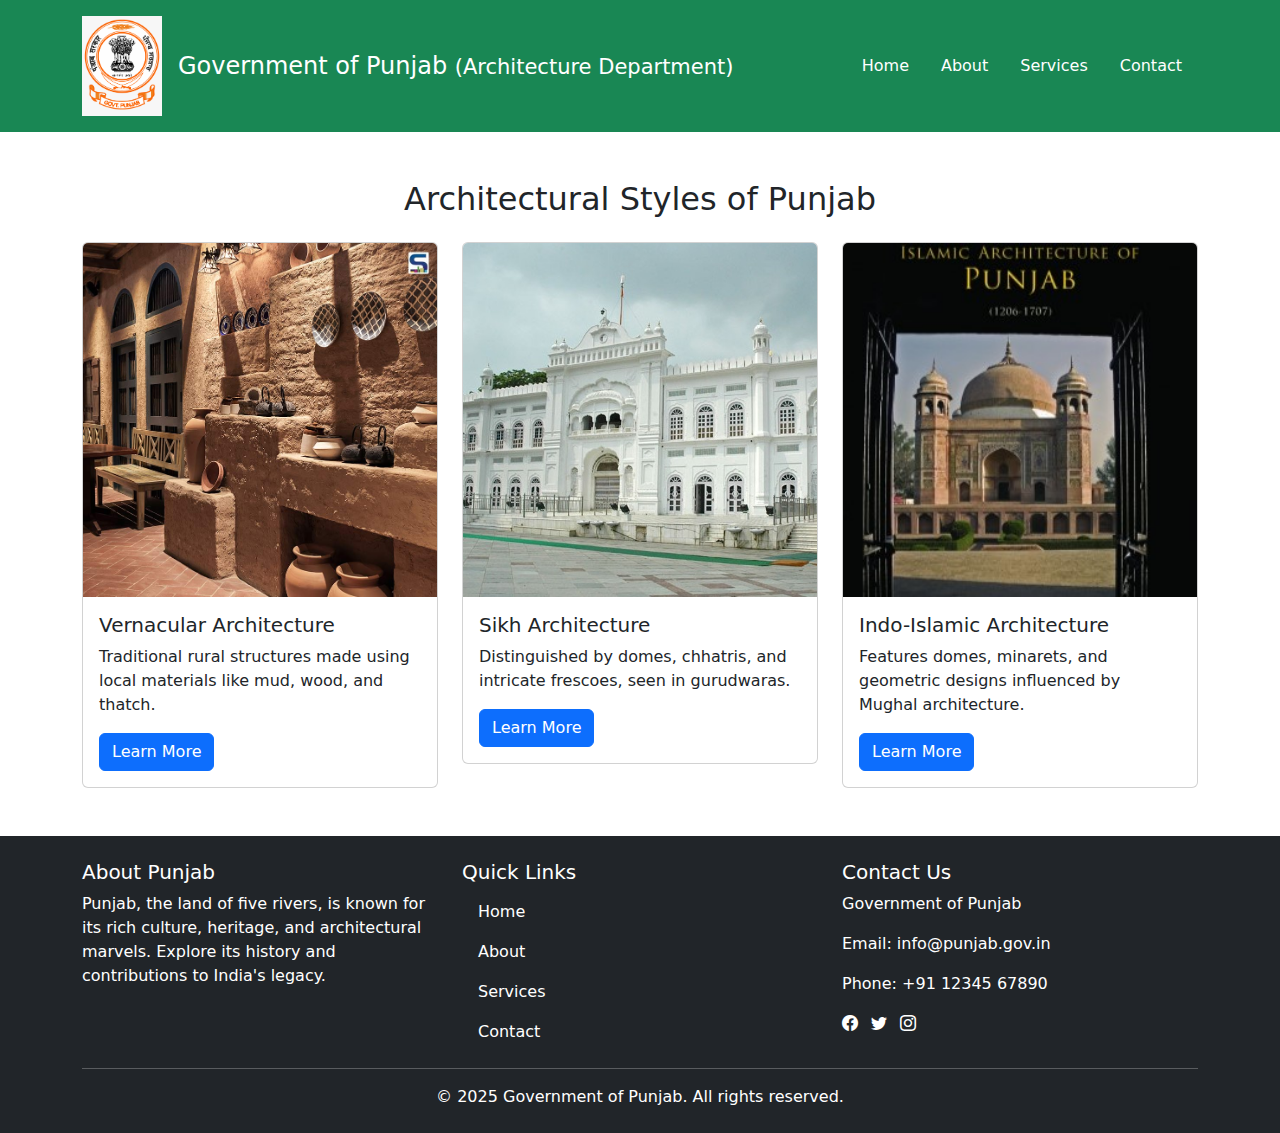
<file: architecture_of_punjab/index.html>
<html lang="en">
<head>
    <meta charset="UTF-8">
    <meta name="viewport" content="width=device-width, initial-scale=1.0">
    <link href="https://cdn.jsdelivr.net/npm/bootstrap@5.3.3/dist/css/bootstrap.min.css" rel="stylesheet">
    <link href="https://cdn.jsdelivr.net/npm/bootstrap-icons/font/bootstrap-icons.css" rel="stylesheet">
    <script src="https://cdn.jsdelivr.net/npm/bootstrap@5.3.3/dist/js/bootstrap.bundle.min.js"></script>
    <title>Static Website using Bootstrap</title>
</head>
<body>

  <header class="bg-success text-white py-3">
    <div class="container d-flex align-items-center justify-content-between">
        <div class="d-flex align-items-center">
            <img src="i1.png" alt="Punjab Logo" width="80" height="100" class="me-3">
            <h1 class="h4 mb-0">Government of Punjab <small>(Architecture Department)</small></h1>
        </div>
        <nav>
            <ul class="nav">
                <li class="nav-item"><a href="#" class="nav-link text-white">Home</a></li>
                <li class="nav-item"><a href="#" class="nav-link text-white">About</a></li>
                <li class="nav-item"><a href="#" class="nav-link text-white">Services</a></li>
                <li class="nav-item"><a href="#" class="nav-link text-white">Contact</a></li>
            </ul>
        </nav>
    </div>
</header>
    
    <div class="container my-5">
      <h2 class="text-center mb-4">Architectural Styles of Punjab</h2>
      
      <div class="row">
          <!-- Vernacular Architecture -->
          <div class="col-md-4">
              <div class="card">
                  <img src="i2.jpg" class="card-img-top" alt="Vernacular Architecture">
                  <div class="card-body">
                      <h5 class="card-title">Vernacular Architecture</h5>
                      <p class="card-text">Traditional rural structures made using local materials like mud, wood, and thatch.</p>
                      <a href="#" class="btn btn-primary">Learn More</a>
                  </div>
              </div>
          </div>
  
          <!-- Sikh Architecture -->
          <div class="col-md-4">
              <div class="card">
                  <img src="i3.jpg" class="card-img-top" alt="Sikh Architecture">
                  <div class="card-body">
                      <h5 class="card-title">Sikh Architecture</h5>
                      <p class="card-text">Distinguished by domes, chhatris, and intricate frescoes, seen in gurudwaras.</p>
                      <a href="#" class="btn btn-primary">Learn More</a>
                  </div>
              </div>
          </div>
  
          <!-- Indo-Islamic Architecture -->
          <div class="col-md-4">
              <div class="card">
                  <img src="i4.jpg" class="card-img-top" alt="Indo-Islamic Architecture">
                  <div class="card-body">
                      <h5 class="card-title">Indo-Islamic Architecture</h5>
                      <p class="card-text">Features domes, minarets, and geometric designs influenced by Mughal architecture.</p>
                      <a href="#" class="btn btn-primary">Learn More</a>
                  </div>
              </div>
          </div>
      </div>
  </div>
  <footer class="bg-dark text-white py-4">
    <div class="container">
        <div class="row">
            <!-- About Section -->
            <div class="col-md-4">
                <h5>About Punjab</h5>
                <p>Punjab, the land of five rivers, is known for its rich culture, heritage, and architectural marvels. Explore its history and contributions to India's legacy.</p>
            </div>

            <!-- Quick Links -->
            <div class="col-md-4">
                <h5>Quick Links</h5>
                <ul class="nav flex-column">
                    <li class="nav-item"><a href="#" class="nav-link text-white">Home</a></li>
                    <li class="nav-item"><a href="#" class="nav-link text-white">About</a></li>
                    <li class="nav-item"><a href="#" class="nav-link text-white">Services</a></li>
                    <li class="nav-item"><a href="#" class="nav-link text-white">Contact</a></li>
                </ul>
            </div>

            <!-- Contact Section -->
            <div class="col-md-4">
                <h5>Contact Us</h5>
                <p>Government of Punjab</p>
                <p>Email: info@punjab.gov.in</p>
                <p>Phone: +91 12345 67890</p>
                <div>
                    <a href="#" class="text-white me-2"><i class="bi bi-facebook"></i></a>
                    <a href="#" class="text-white me-2"><i class="bi bi-twitter"></i></a>
                    <a href="#" class="text-white"><i class="bi bi-instagram"></i></a>
                </div>
            </div>
        </div>

        <hr class="bg-light">
        <div class="text-center">
            <p class="mb-0">&copy; 2025 Government of Punjab. All rights reserved.</p>
        </div>
    </div>
</footer>

    
</body>
</html>
</file>
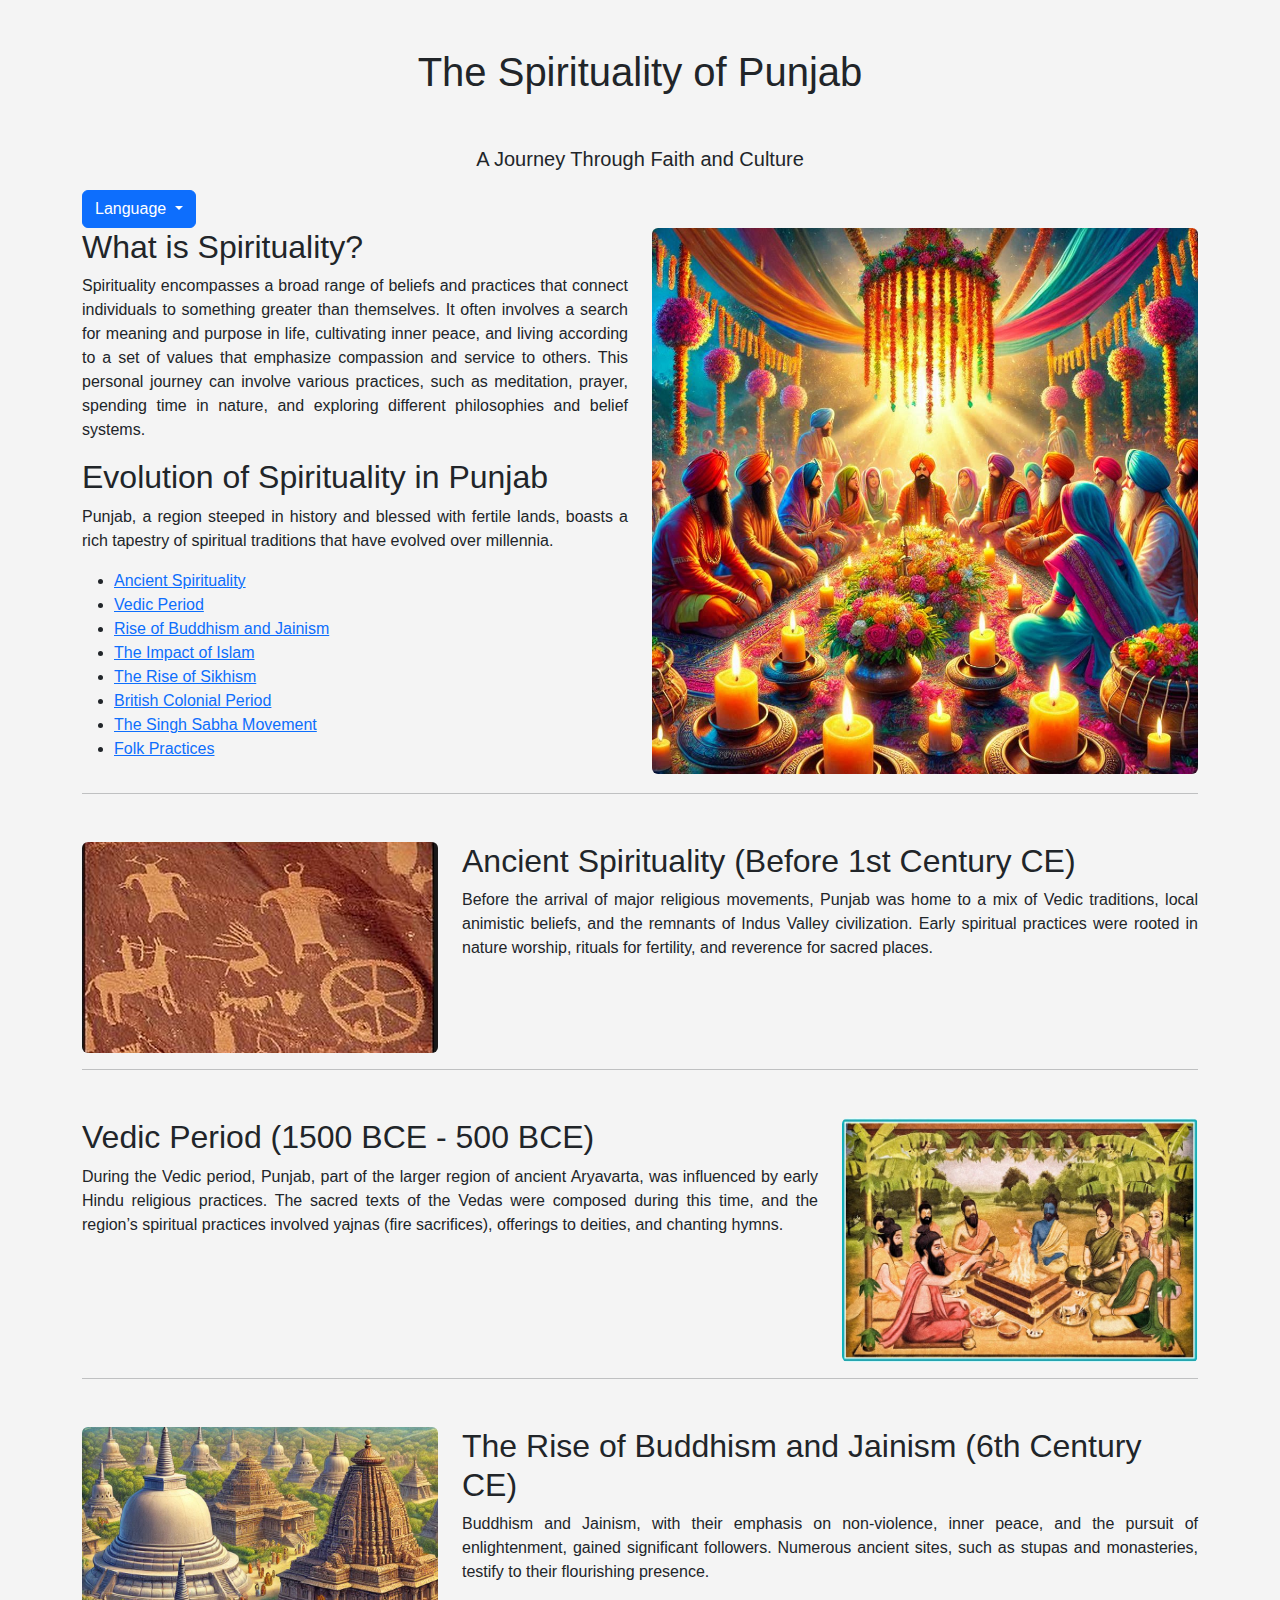
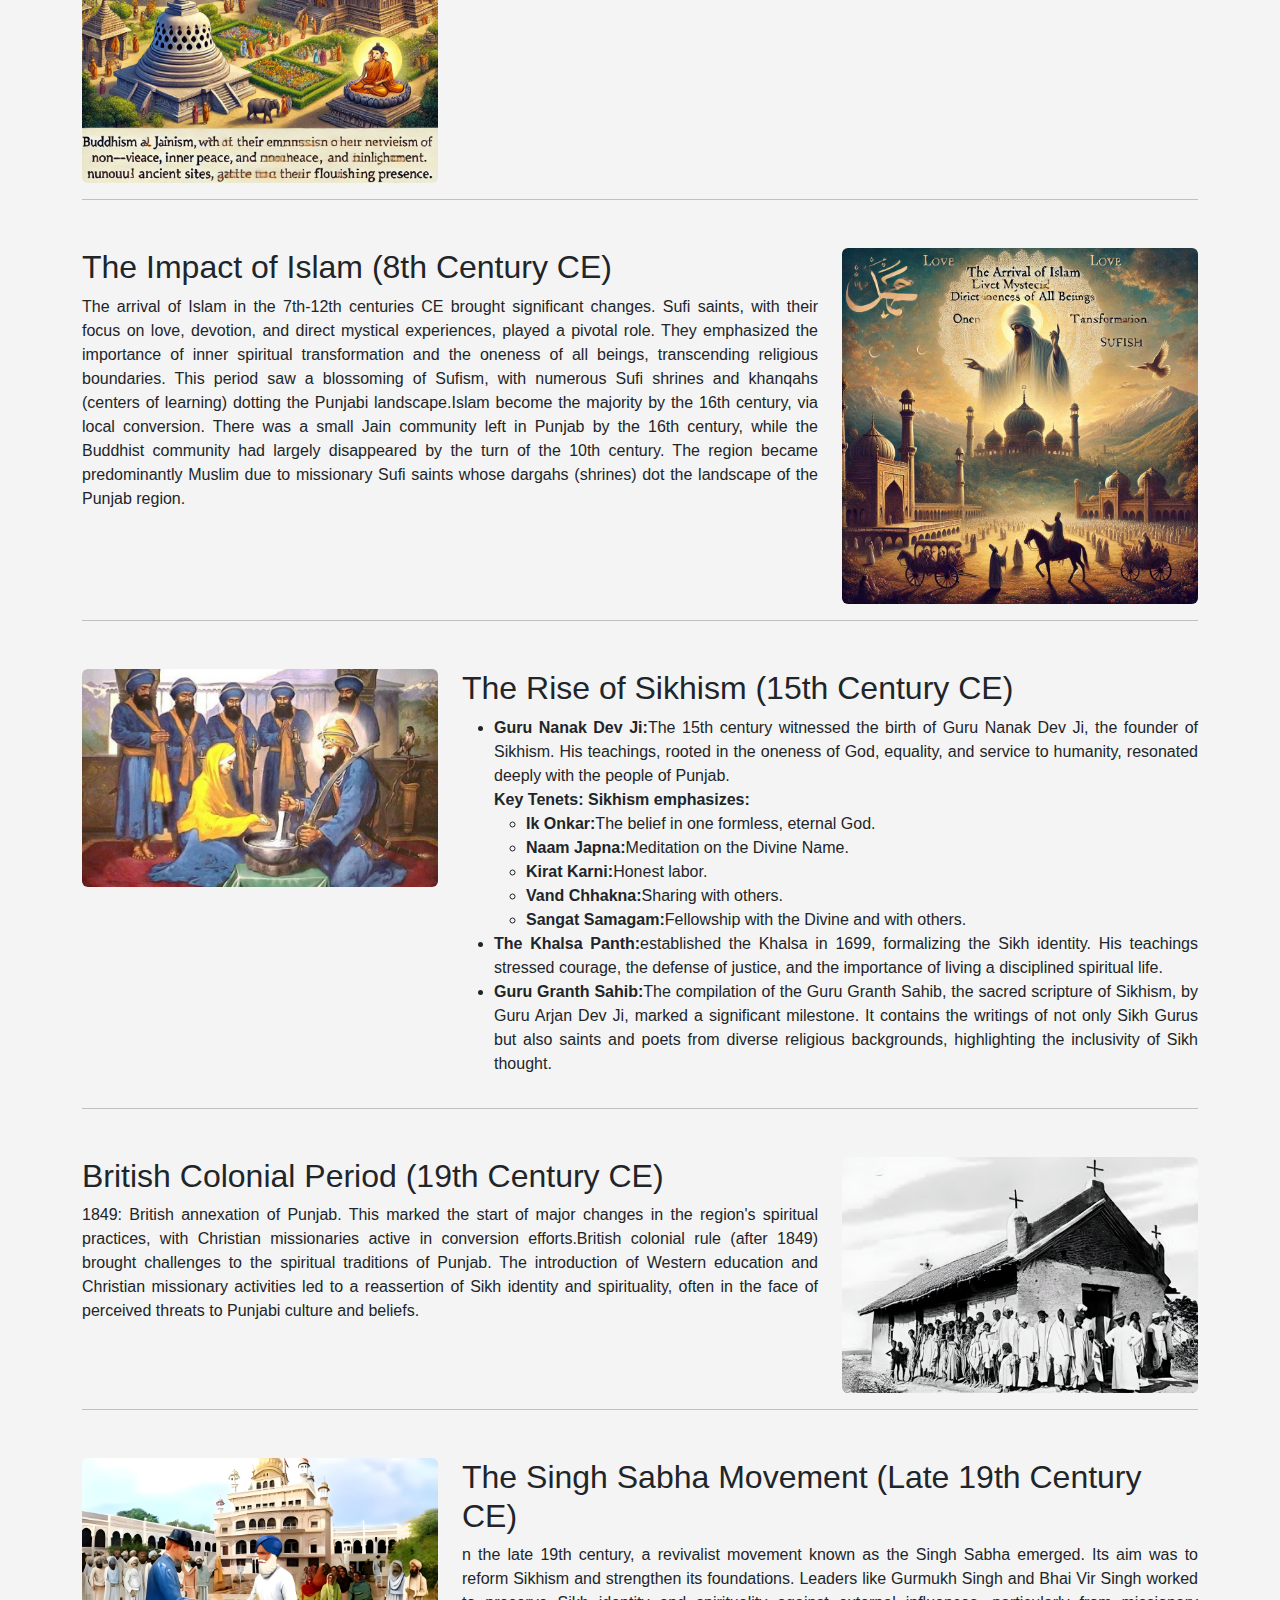
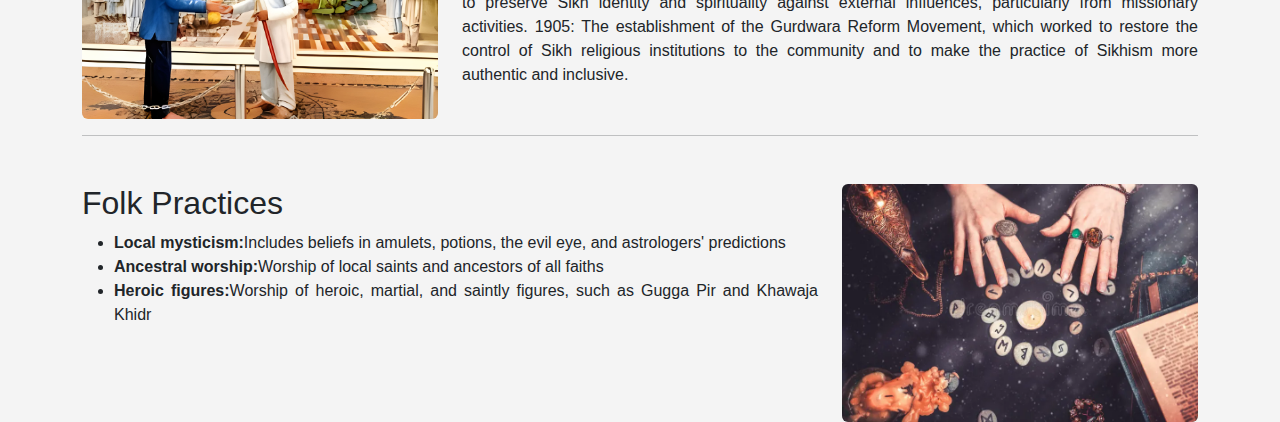
<file: Spirituality of Punjab/index.html>
<!DOCTYPE html>
<html>
<head>
    <meta charset="UTF-8">
    <meta name="viewport" content="width=device-width, initial-scale=1.0">
    <title>Spirituality of Punjab</title>
    <link href="https://cdn.jsdelivr.net/npm/bootstrap@5.3.3/dist/css/bootstrap.min.css" rel="stylesheet" integrity="sha384-QWTKZyjpPEjISv5WaRU9OFeRpok6YctnYmDr5pNlyT2bRjXh0JMhjY6hW+ALEwIH" crossorigin="anonymous">
<script src="https://cdn.jsdelivr.net/npm/bootstrap@5.3.3/dist/js/bootstrap.bundle.min.js" integrity="sha384-YvpcrYf0tY3lHB60NNkmXc5s9fDVZLESaAA55NDzOxhy9GkcIdslK1eN7N6jIeHz" crossorigin="anonymous"></script>

    <style>
        body {
            font-family: 'Open Sans', sans-serif;
            background-color: #f4f4f4;
        }
        p{
            text-align: justify;
        }
        ul{
            text-align: justify;
        }
    </style>
</head>
<body>

    <header>

        <div class="container">
            <h1 class="text-center my-5">The Spirituality of Punjab</h1>
            <p class="lead text-center">A Journey Through Faith and Culture</p>
            <div class="dropdown al" >
                <button type="button" class="btn btn-primary dropdown-toggle" data-bs-toggle="dropdown">
                  Language
                </button>
                <ul class="dropdown-menu">
                  <li><a class="dropdown-item active" href="index.html">English</a></li>
                  <li><a class="dropdown-item" href="index_punjabi.html">ਪੰਜਾਬੀ</a></li>
                </ul>
              </div>
        </div>
    </header>

    <main class="container">
        <div class="row">
            <div class="col-md-6 ">
                <h2>What is Spirituality?</h2>
                <p>Spirituality encompasses a broad range of beliefs and practices that connect individuals to something greater than themselves. It often involves a search for meaning and purpose in life, cultivating inner peace, and living according to a set of values that emphasize compassion and service to others. This personal journey can involve various practices, such as meditation, prayer, spending time in nature, and exploring different philosophies and belief systems.</p>
                <h2>Evolution of Spirituality in Punjab</h2>
                <p>Punjab, a region steeped in history and blessed with fertile lands, boasts a rich tapestry of spiritual traditions that have evolved over millennia.</p>
                <ul>
                    <li><a href="#ancient_spirituality">Ancient Spirituality</a></li>
                    <li><a href="#vedic_period">Vedic Period</a></li>
                    <li><a href="#Buddhism">Rise of Buddhism and Jainism</a></li>
                    <li><a href="#Islam">The Impact of Islam</a></li>
                    <li><a href="#Sikhism">The Rise of Sikhism</a></li>
                    <li><a href="#British">British Colonial Period</a></li>
                    <li><a href="#Singh_Sabha">The Singh Sabha Movement</a></li>
                    <li><a href="#Folk_practices">Folk Practices</a></li>
                </ul>
            </div>
            <div class="col-md-6">
                <img src="images/image.png" alt="Spirituality of Punjab" class="img-fluid rounded"> 
            </div>
        </div>
        <hr>
        <div id="ancient_spirituality" class="row mt-5">
            <div class="col-md-4">
                <img src="images/ancient spirituality.jpg" class="img-fluid rounded">
            </div>
            <div class="col-md-8">
                <h2>Ancient Spirituality (Before 1st Century CE)</h2>
                <p>Before the arrival of major religious movements, Punjab was home to a mix of Vedic traditions, local animistic beliefs, and the remnants of Indus Valley civilization. Early spiritual practices were rooted in nature worship, rituals for fertility, and reverence for sacred places.</p>
            </div>
        </div>
        <hr>
        <div id="vedic_period" class="row mt-5">
            <div class="col-md-8">
                <h2>Vedic Period (1500 BCE - 500 BCE)</h2>
                <p>During the Vedic period, Punjab, part of the larger region of ancient Aryavarta, was influenced by early Hindu religious practices. The sacred texts of the Vedas were composed during this time, and the region’s spiritual practices involved yajnas (fire sacrifices), offerings to deities, and chanting hymns.</p>
            </div>
            <div class="col-md-4">
                <img src="images/vedic.jpg" class="img-fluid rounded">
            </div>
        </div>
        <hr>
        <div id="Buddhism" class="row mt-5">
            <div class="col-md-4">
                <img src="images/Buddhism and Jainism.png" class="img-fluid rounded">
            </div>
            <div class="col-md-8">
                <h2>The Rise of Buddhism and Jainism (6th Century CE)</h2>
                <p>Buddhism and Jainism, with their emphasis on non-violence, inner peace, and the pursuit of enlightenment, gained significant followers. Numerous ancient sites, such as stupas and monasteries, testify to their flourishing presence.</p>
            </div>
        </div>
        <hr>
        <div id="Islam" class="row mt-5">
            <div class="col-md-8">
                <h2>The Impact of Islam (8th Century CE)</h2>
                <p>The arrival of Islam in the 7th-12th centuries CE brought significant changes. Sufi saints, with their focus on love, devotion, and direct mystical experiences, played a pivotal role. They emphasized the importance of inner spiritual transformation and the oneness of all beings, transcending religious boundaries. This period saw a blossoming of Sufism, with numerous Sufi shrines and khanqahs (centers of learning) dotting the Punjabi landscape.Islam become the majority by the 16th century, via local conversion. There was a small Jain community left in Punjab by the 16th century, while the Buddhist community had largely disappeared by the turn of the 10th century. The region became predominantly Muslim due to missionary Sufi saints whose dargahs (shrines) dot the landscape of the Punjab region.</p>

                </div>
            <div class="col-md-4">
                <img src="images/Sufi.png" class="img-fluid rounded">
            </div>
        </div>
        <hr>
        <div id="Sikhism" class="row mt-5">
            <div class="col-md-4">
                <img src="images/Sikhism.jpg" class="img-fluid rounded">
            </div>
            <div class="col-md-8">
                <h2>The Rise of Sikhism (15th Century CE)</h2>
                <ul>
                    <li><strong>Guru Nanak Dev Ji:</strong>The 15th century witnessed the birth of Guru Nanak Dev Ji, the founder of Sikhism. His teachings, rooted in the oneness of God, equality, and service to humanity, resonated deeply with the people of Punjab.
                        <br>
                        <strong>Key Tenets: Sikhism emphasizes:</strong>
                        <ul>
                            <li><strong>Ik Onkar:</strong>The belief in one formless, eternal God.</li>
                            <li><strong>Naam Japna:</strong>Meditation on the Divine Name.</li>
                            <li><strong>Kirat Karni:</strong>Honest labor.</li>
                            <li><strong>Vand Chhakna:</strong>Sharing with others.</li>
                            <li><strong>Sangat Samagam:</strong>Fellowship with the Divine and with others.</li>
                        </ul>
                    </li>
                    <li><strong>The Khalsa Panth:</strong>established the Khalsa in 1699, formalizing the Sikh identity. His teachings stressed courage, the defense of justice, and the importance of living a disciplined spiritual life.</li>
                    <li><strong>Guru Granth Sahib:</strong>The compilation of the Guru Granth Sahib, the sacred scripture of Sikhism, by Guru Arjan Dev Ji, marked a significant milestone. It contains the writings of not only Sikh Gurus but also saints and poets from diverse religious backgrounds, highlighting the inclusivity of Sikh thought.</li>
                </ul>
            </div>
        </div>
        <hr>
        <div id="British" class="row mt-5">
            <div class="col-md-8">
                <h2>British Colonial Period (19th Century CE)</h2>
                <p>1849: British annexation of Punjab. This marked the start of major changes in the region's spiritual practices, with Christian missionaries active in conversion efforts.British colonial rule (after 1849) brought challenges to the spiritual traditions of Punjab. The introduction of Western education and Christian missionary activities led to a reassertion of Sikh identity and spirituality, often in the face of perceived threats to Punjabi culture and beliefs.</p>
            </div>
            <div class="col-md-4">
                <img src="images/british-transformed.jpeg" class="img-fluid rounded">
            </div>
        </div>
        <hr>
        <div id="Singh_Sabha" class="row mt-5">
            <div class="col-md-4">
                <img src="images/Gurudwara Reform Movement.jpeg" class="img-fluid rounded">
            </div>
            <div class="col-md-8">
                <h2>The Singh Sabha Movement (Late 19th Century CE)</h2>
                <p>n the late 19th century, a revivalist movement known as the Singh Sabha emerged. Its aim was to reform Sikhism and strengthen its foundations. Leaders like Gurmukh Singh and Bhai Vir Singh worked to preserve Sikh identity and spirituality against external influences, particularly from missionary activities.

                    1905: The establishment of the Gurdwara Reform Movement, which worked to restore the control of Sikh religious institutions to the community and to make the practice of Sikhism more authentic and inclusive.</div>
 
        </div>
        <hr>
        <div id="Folk_practices" class="row mt-5">
            <div class="col-md-8">
                <h2>Folk Practices</h2>
                <ul>
                    <li><strong>Local mysticism:</strong>Includes beliefs in amulets, potions, the evil eye, and astrologers' predictions </li>
                    <li><strong>Ancestral worship:</strong>Worship of local saints and ancestors of all faiths </li>
                    <li><strong>Heroic figures:</strong>Worship of heroic, martial, and saintly figures, such as Gugga Pir and Khawaja Khidr</li>

                </ul>
                
            </div>
            <div class="col-md-4">
                <img src="images/local.webp" class="img-fluid rounded">
            </div>
        </div>
        

    </main>

    
</body>
</html>
</file>
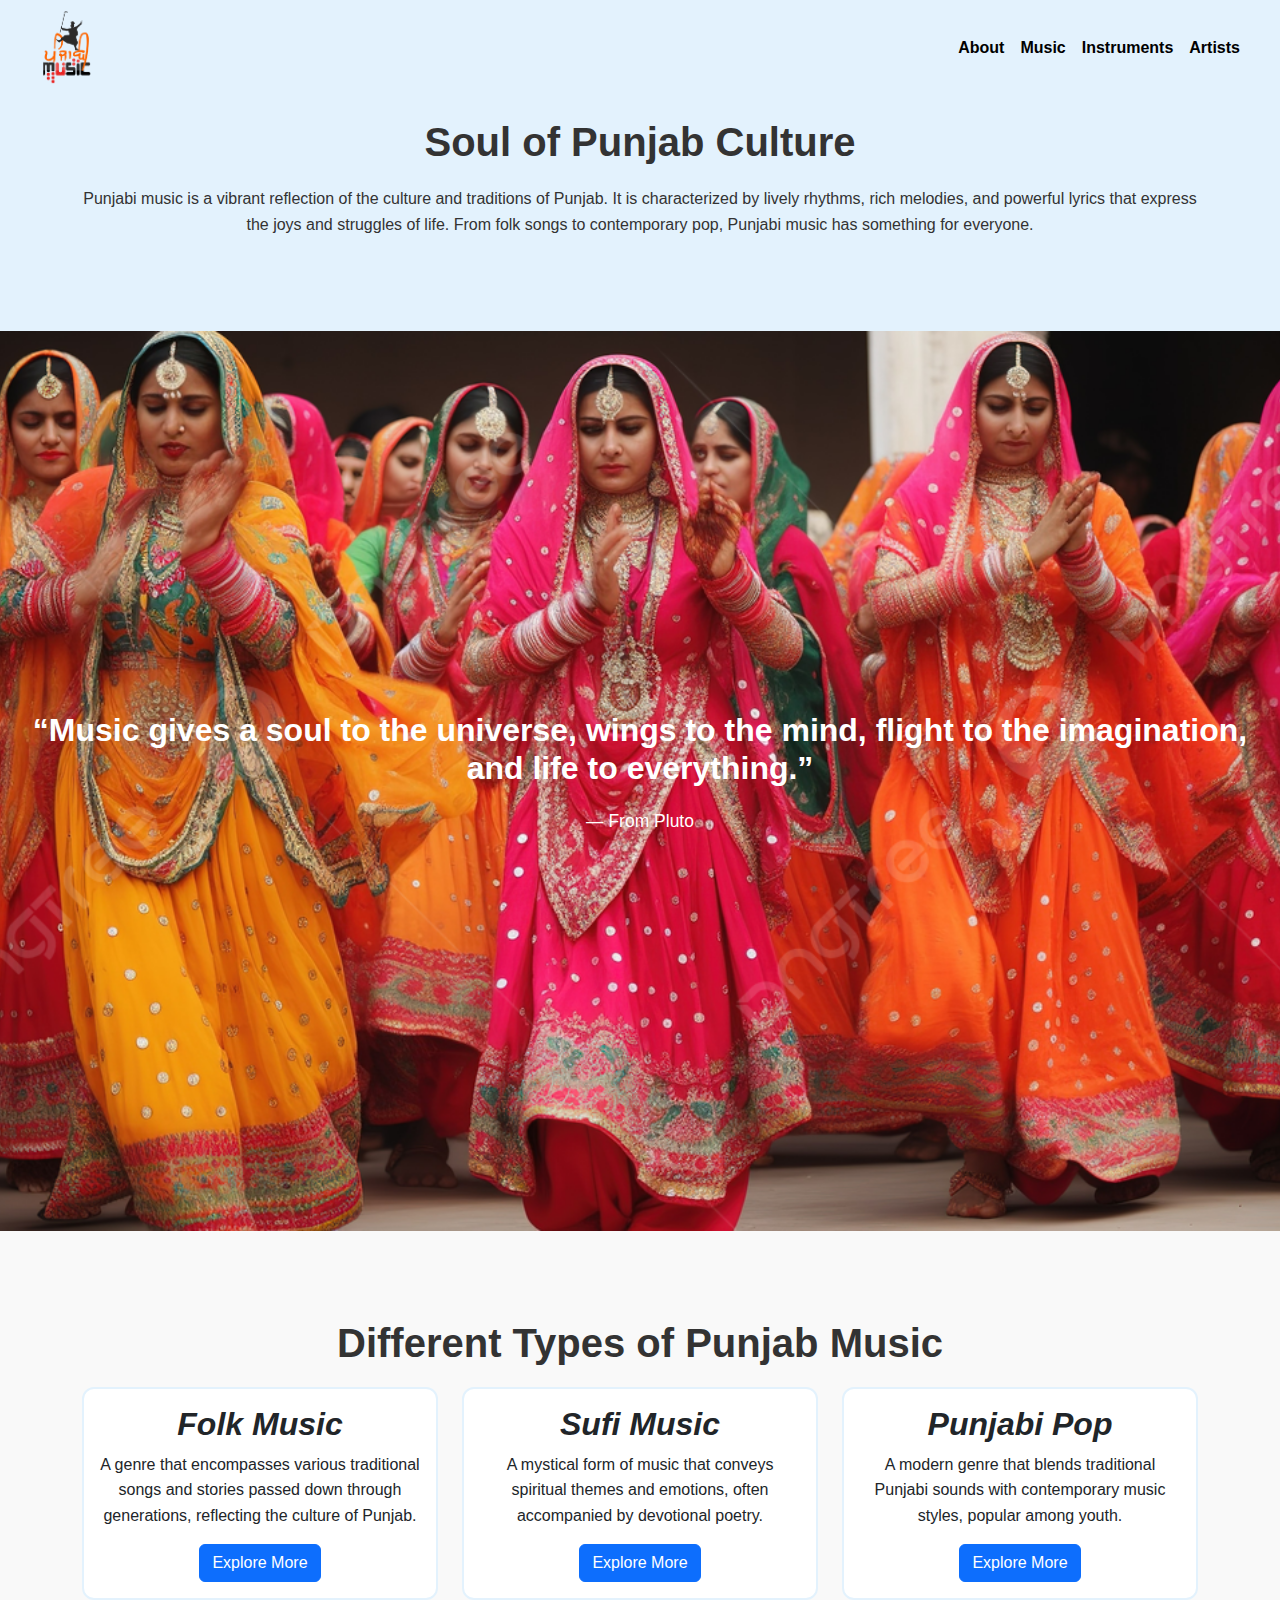
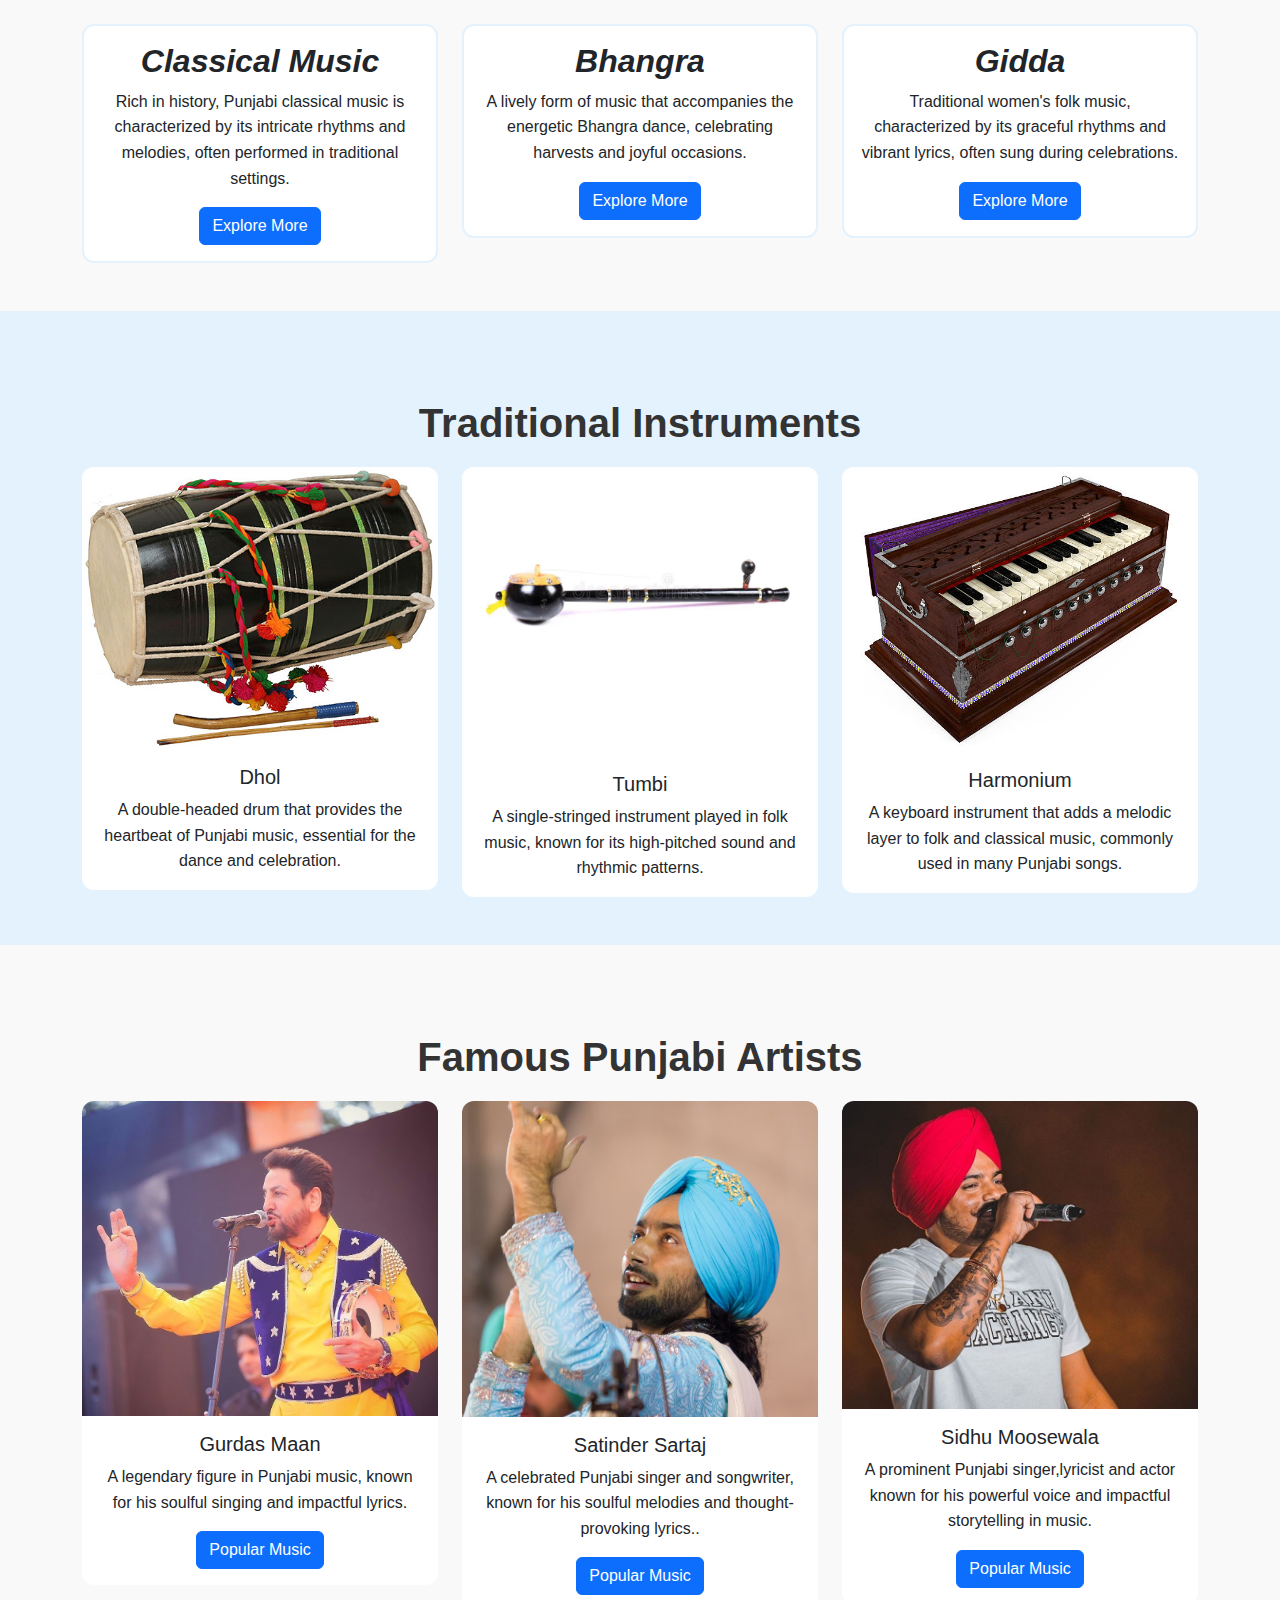
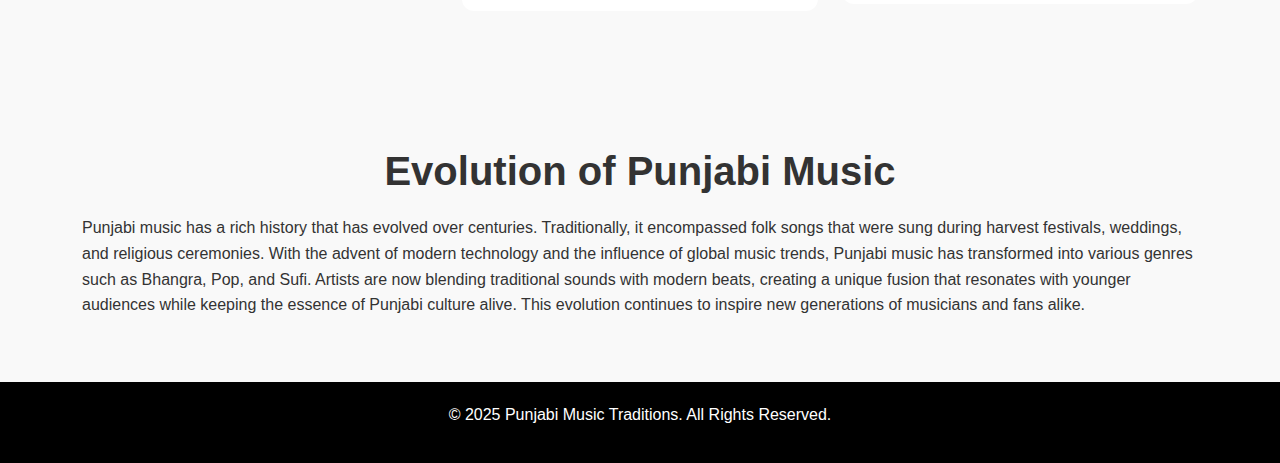
<file: Music_of_punjab/bootstrap.html>
<!DOCTYPE html>
<html lang="en">
<head>
  <meta charset="UTF-8">
  <meta name="viewport" content="width=device-width, initial-scale=1.0">
  <title>Music_of_punjab</title>
  <link href="https://cdn.jsdelivr.net/npm/bootstrap@5.3.0-alpha1/dist/css/bootstrap.min.css" rel="stylesheet">
  <script src="https://cdn.jsdelivr.net/npm/bootstrap@5.3.0-alpha1/dist/js/bootstrap.bundle.min.js"></script>
  <style>
    body {
      font-family: 'Arial', sans-serif;
      background-color: #f9f9f9;
      color: #333;
      line-height: 1.6;
    }
    .navbar {
      position: fixed; 
      top: 0;
      left: 0; 
      right: 0; 
      background-color: #e3f2fd; 
      padding: 10px 20px; 
      z-index: 1000; 
    }
    .navbar img {
      max-width: 70px; 
      margin-right: 20px; 
    }
    .navbar-nav a {
      color: black; 
      font-weight: bold; 
      transition: color 0.3s; 
    }
    .navbar-nav a:hover {
      color: white;
      background-color: black; 
      border-radius: 5px; 
    }
    .section-header {
      margin: 40px 0 20px;
      text-align: center;
      font-size: 2.5rem;
      font-weight: bold;
    }
    .hero-section {
      background: url('images/background.png') no-repeat center center/cover; 
      height: 100vh;
      display: flex;
      justify-content: center;
      align-items: center;
      color: white;
      text-align: center;
      padding: 20px;
    }
    .hero-section h1 {
      font-size: 3rem;
      text-shadow: 2px 2px 4px rgba(0, 0, 0, 0.7);
    }
    .card {
      border: none;
      border-radius: 12px;
      overflow: hidden;
      transition: transform 0.3s, box-shadow 0.3s;
    }
    .card:hover {
      transform: translateY(-5px);
      box-shadow: 0 4px 15px rgba(0, 0, 0, 0.2);
    }
    .custom-card {
      border: 2px solid #e3f2fd; 
    }
    footer {
      background-color: black; 
      color: white;
      padding: 20px 0;
    }
    .bg-light-custom {
      background-color: #e3f2fd; 
      padding: 30px 0;
    }
  </style>
</head>
<body>


<nav class="navbar navbar-expand-lg">
  <div class="container-fluid">
    <img src="images/logo.png" alt="Logo" class="logo">
    <button class="navbar-toggler" type="button" data-bs-toggle="collapse" data-bs-target="#navbarNav" aria-controls="navbarNav" aria-expanded="false" aria-label="Toggle navigation">
      <span class="navbar-toggler-icon"></span>
    </button>
    <div class="collapse navbar-collapse" id="navbarNav">
      <ul class="navbar-nav ms-auto">
        <li class="nav-item">
          <a class="nav-link" href="#about">About</a>
        </li>
        <li class="nav-item">
          <a class="nav-link" href="#music">Music</a>
        </li>
        <li class="nav-item">
          <a class="nav-link" href="#instruments">Instruments</a>
        </li>
        <li class="nav-item">
          <a class="nav-link" href="#artists">Artists</a>
        </li>
      </ul>
    </div>
  </div>
</nav>

<!-- Intro Section -->
<div class="container-fluid bg-light-custom" style="margin-top: 0px;">
  <section id="about" class="py-5">
    <div class="container text-center">
      <h1 class="section-header"><bold>Soul of Punjab Culture</bold></h1>
      <p>Punjabi music is a vibrant reflection of the culture and traditions of Punjab. It is characterized by lively rhythms, rich melodies, and powerful lyrics that express the joys and struggles of life. From folk songs to contemporary pop, Punjabi music has something for everyone.</p>
    </div>
  </section>
</div>

<!-- Header -->
<div class="hero-section">
  <div>
    <blockquote class="blockquote">
      <h2><p><strong>“Music gives a soul to the universe, wings to the mind, flight to the imagination, and life to everything.”</strong></p></h2>
      <footer1 class="blockquote-footer text-white">From Pluto</footer1>
    </blockquote>
  </div>
</div>

<!-- Types of Music -->
<section id="music" class="py-5">
  <div class="container">
    <h2 class="section-header">Different Types of Punjab Music</h2>
    <div class="row g-4">
      <!-- Folk -->
      <div class="col-md-4">
        <div class="card custom-card">
          <div class="card-body text-center">
            <h2 class="card-title"><strong><i>Folk Music</i></strong></strong></h2>
            <p class="card-text">A genre that encompasses various traditional songs and stories passed down through generations, reflecting the culture of Punjab.</p>
            <button class="btn btn-primary" data-bs-toggle="modal" data-bs-target="#folkModal">Explore More</button>
          </div>
        </div>
      </div>
      <!-- Sufi -->
      <div class="col-md-4">
        <div class="card custom-card">
          <div class="card-body text-center">
            <h2 class="card-title"><strong><i>Sufi Music</i></strong></strong></h2>
            <p class="card-text">A mystical form of music that conveys spiritual themes and emotions, often accompanied by devotional poetry.</p>
            <button class="btn btn-primary" data-bs-toggle="modal" data-bs-target="#sufiModal">Explore More</button>
          </div>
        </div>
      </div>
      <!-- Pop -->
      <div class="col-md-4">
        <div class="card custom-card">
          <div class="card-body text-center">
            <h2 class="card-title"><strong><i>Punjabi Pop</i></strong></strong></h2>
            <p class="card-text">A modern genre that blends traditional Punjabi sounds with contemporary music styles, popular among youth.</p>
            <button class="btn btn-primary" data-bs-toggle="modal" data-bs-target="#popModal">Explore More</button>
          </div>
        </div>
      </div>
      <!-- Classical -->
      <div class="col-md-4">
        <div class="card custom-card">
          <div class="card-body text-center">
            <h2 class="card-title"><strong><i>Classical Music</i></strong></strong></h2>
            <p class="card-text">Rich in history, Punjabi classical music is characterized by its intricate rhythms and melodies, often performed in traditional settings.</p>
            <button class="btn btn-primary" data-bs-toggle="modal" data-bs-target="#classicalModal">Explore More</button>
          </div>
        </div>
      </div>
      <!-- Bhangra -->
      <div class="col-md-4">
        <div class="card custom-card">
          <div class="card-body text-center">
            <h2 class="card-title"><strong><i>Bhangra</i></strong></strong></h2>
            <p class="card-text">A lively form of music that accompanies the energetic Bhangra dance, celebrating harvests and joyful occasions.</p>
            <button class="btn btn-primary" data-bs-toggle="modal" data-bs-target="#bhangraModal">Explore More</button>
          </div>
        </div>
      </div>
      <!-- Gidda -->
      <div class="col-md-4">
        <div class="card custom-card">
          <div class="card-body text-center">
            <h2 class="card-title"><strong><i>Gidda</i></strong></strong></h2>
            <p class="card-text">Traditional women's folk music, characterized by its graceful rhythms and vibrant lyrics, often sung during celebrations.</p>
            <button class="btn btn-primary" data-bs-toggle="modal" data-bs-target="#giddaModal">Explore More</button>
          </div>
        </div>
      </div>
    </div>
  </div>
</section>

<!-- Modals -->
<!-- Folk Music Modal -->
<div class="modal fade" id="folkModal" >
  <div class="modal-dialog modal-dialog-centered">
    <div class="modal-content">
      <div class="modal-header">
        <h5 class="modal-title" id="folkModalLabel">Folk Music</h5>
        <button type="button" class="btn-close" data-bs-dismiss="modal" aria-label="Close"></button>
      </div>
      <div class="modal-body">
        Punjabi folk music is a window into the traditions and everyday life of Punjab. Songs often tell tales of love, heroism, and rural life, passed down through generations.
      </div>
      <div class="modal-footer">
        <button type="button" class="btn btn-danger" data-bs-dismiss="modal">Close</button>
      </div>
    </div>
  </div>
</div>

<!-- Sufi Music Modal -->
<div class="modal fade" id="sufiModal" >
  <div class="modal-dialog modal-dialog-centered">
    <div class="modal-content">
      <div class="modal-header">
        <h5 class="modal-title" id="sufiModalLabel">Sufi Music</h5>
        <button type="button" class="btn-close" data-bs-dismiss="modal" aria-label="Close"></button>
      </div>
      <div class="modal-body">
        Sufi music is a spiritual and devotional art form that transcends cultural boundaries. Its poetic lyrics often explore themes of divine love and unity. Instruments like the harmonium and tabla accompany soulful singing, creating an atmosphere of serenity and reflection.
      </div>
      <div class="modal-footer">
        <button type="button" class="btn btn-secondary" data-bs-dismiss="modal">Close</button>
      </div>
    </div>
  </div>
</div>

<!-- Punjabi Pop Modal -->
<div class="modal fade" id="popModal">
  <div class="modal-dialog modal-dialog-centered">
    <div class="modal-content">
      <div class="modal-header">
        <h5 class="modal-title" id="popModalLabel">Punjabi Pop</h5>
        <button type="button" class="btn-close" data-bs-dismiss="modal" aria-label="Close"></button>
      </div>
      <div class="modal-body">
        Punjabi Pop is a fusion genre that combines traditional Punjabi music elements with modern beats and instruments. This vibrant genre often explores themes like love, youth, and celebration, making it highly popular among the younger generation worldwide.
      </div>
      <div class="modal-footer">
        <button type="button" class="btn btn-secondary" data-bs-dismiss="modal">Close</button>
      </div>
    </div>
  </div>
</div>

<!-- Classical Music Modal -->
<div class="modal fade" id="classicalModal">
  <div class="modal-dialog modal-dialog-centered">
    <div class="modal-content">
      <div class="modal-header">
        <h5 class="modal-title" id="classicalModalLabel">Classical Music</h5>
        <button type="button" class="btn-close" data-bs-dismiss="modal" aria-label="Close"></button>
      </div>
      <div class="modal-body">
        Punjabi Classical Music is a timeless art form deeply rooted in Indian traditions. It features intricate melodies, rhythms, and poetic compositions. Often performed in formal settings, it uses instruments like the sitar and tabla, showcasing the richness of Punjabi heritage.
      </div>
      <div class="modal-footer">
        <button type="button" class="btn btn-secondary" data-bs-dismiss="modal">Close</button>
      </div>
    </div>
  </div>
</div>

<!-- Bhangra Modal -->
<div class="modal fade" id="bhangraModal" >
  <div class="modal-dialog modal-dialog-centered">
    <div class="modal-content">
      <div class="modal-header">
        <h5 class="modal-title" id="bhangraModalLabel">Bhangra</h5>
        <button type="button" class="btn-close" data-bs-dismiss="modal" aria-label="Close"></button>
      </div>
      <div class="modal-body">
        Bhangra is a high-energy music and dance form that celebrates joyous occasions like harvests. Its vibrant beats are typically played on instruments like the dhol, with synchronized dance moves enhancing the celebratory atmosphere.
      </div>
      <div class="modal-footer">
        <button type="button" class="btn btn-danger" data-bs-dismiss="modal">Close</button>
      </div>
    </div>
  </div>
</div>
<!-- Gidda Modal -->
<div class="modal fade" id="giddaModal" >
  <div class="modal-dialog modal-dialog-centered">
    <div class="modal-content">
      <div class="modal-header">
        <h5 class="modal-title" id="giddaModalLabel">Gidda</h5>
        <button type="button" class="btn-close" data-bs-dismiss="modal" aria-label="Close"></button>
      </div>
      <div class="modal-body">
        Gidda is a traditional Punjabi music style performed by women. It features storytelling, humor, and vibrant lyrics. The accompanying graceful dance moves are an essential part of weddings and festivals.
      </div>
      <div class="modal-footer">
        <button type="button" class="btn btn-danger" data-bs-dismiss="modal">Close</button>
      </div>
    </div>
  </div>
</div>

<!-- Instruments -->
<section id="instruments" class="py-5 bg-light-custom">
  <div class="container">
    <h2 class="section-header">Traditional Instruments</h2>
    <div class="row g-4">
      <!-- Dhol -->
      <div class="col-md-4">
        <div class="card">
          <img src="images/dhol.png" class="card-img-top" alt="Dhol">
          <div class="card-body text-center">
            <h5 class="card-title">Dhol</h5>
            <p class="card-text">A double-headed drum that provides the heartbeat of Punjabi music, essential for the  dance and celebration.</p>
          </div>
        </div>
      </div>
      <!-- Tumbi -->
      <div class="col-md-4">
        <div class="card">
          <img src="images/tumbi.png" class="card-img-top" alt="Tumbi">
          <br>
          <br>
          <div class="card-body text-center">
            <h5 class="card-title">Tumbi</h5>
            <p class="card-text">A single-stringed instrument played in folk music, known for its high-pitched sound and rhythmic patterns.</p>
          </div>
        </div>
      </div>
      <!-- Harmonium -->
      <div class="col-md-4">
        <div class="card">
          <img src="images/harmonium.png" class="card-img-top" alt="Harmonium">
          <div class="card-body text-center">
            <h5 class="card-title">Harmonium</h5>
            <p class="card-text">A keyboard instrument that adds a melodic layer to folk and classical music, commonly used in many Punjabi songs.</p>
          </div>
        </div>
      </div>
    </div>
  </div>
</section>

<!-- Artists -->
<section id="artists" class="py-5">
  <div class="container">
    <h2 class="section-header">Famous Punjabi Artists</h2>
    <div class="row g-4">
      <!-- Artist 1 -->
      <div class="col-md-4">
        <div class="card">
          <img src="images/artist1.jpg" class="card-img-top" alt="Artist 1">
          <div class="card-body text-center">
            <h5 class="card-title">Gurdas Maan</h5>
            <p class="card-text">A legendary figure in Punjabi music, known for his soulful singing and impactful lyrics.</p>
            <button class="btn btn-primary" data-bs-toggle="collapse" data-bs-target="#gurdasMusic">Popular Music</button>
            <div id="gurdasMusic" class="collapse">
              <dl>
                <dt>Song 1:</dt>
                <dd>Challa</dd>
                <dt>Song 2:</dt>
                <dd>Ki banu duniya da</dd>
                <dt>Song 3:</dt>
                <dd>Aisa des hai mera </dd>
              </dl>
            </div>
          </div>
        </div>
      </div>
      <!-- Artist 2 -->
      <div class="col-md-4">
        <div class="card">
          <img src="images/artist2.png" class="card-img-top" alt="Artist 2">
          <div class="card-body text-center">
            <h5 class="card-title">Satinder Sartaj</h5>
            <p class="card-text">
              A celebrated Punjabi singer and songwriter, known for his soulful melodies and thought-provoking lyrics..</p>
              <button class="btn btn-primary" data-bs-toggle="collapse" data-bs-target="#satinderMusic">Popular Music</button>
              <div id="satinderMusic" class="collapse">
                <dl>
                  <dt>Song 1:</dt>
                  <dd>Sajjan Raazi</dd>
                  <dt>Song 2:</dt>
                  <dd>Udaarian</dd>
                  <dt>Song 3:</dt>
                  <dd>Ikko-mikke</dd>
                </dl>
              </div>
            </div>
        </div>
      </div>
      <!-- Artist 3 -->
      <div class="col-md-4">
        <div class="card">
          <img src="images/artist3.jpg" class="card-img-top" alt="Artist 3">
          <div class="card-body text-center">
            <h5 class="card-title">Sidhu Moosewala</h5>
            <p class="card-text">
              A prominent Punjabi singer,lyricist and actor known for his powerful voice and impactful storytelling in music.</p>
              <button class="btn btn-primary" data-bs-toggle="collapse" data-bs-target="#sidhuMusic">Popular Music</button>
              <div id="sidhuMusic" class="collapse">
                <dl>
                  <dt>Song 1:</dt>
                  <dd>295</dd>
                  <dt>Song 2:</dt>
                  <dd>Same beef</dd>
                  <dt>Song 3:</dt>
                  <dd>Never fold</dd>
                </dl>
              </div>
            </div>
        </div>
      </div>
    </div>
  </div>
</section>

<section id="evolution" class="py-5">
  <div class="container">
    <h2 class="section-header">Evolution of Punjabi Music</h2>
    <p>
      Punjabi music has a rich history that has evolved over centuries. Traditionally, it encompassed folk songs that were sung during harvest festivals, weddings, and religious ceremonies. With the advent of modern technology and the influence of global music trends, Punjabi music has transformed into various genres such as Bhangra, Pop, and Sufi. Artists are now blending traditional sounds with modern beats, creating a unique fusion that resonates with younger audiences while keeping the essence of Punjabi culture alive. This evolution continues to inspire new generations of musicians and fans alike.
    </p>
  </div>
</section>

<!-- Footer -->
<footer>
  <div class="container text-center">
    <p>&copy; 2025 Punjabi Music Traditions. All Rights Reserved.</p>
  </div>
</footer>

</body>
</html>
</file>
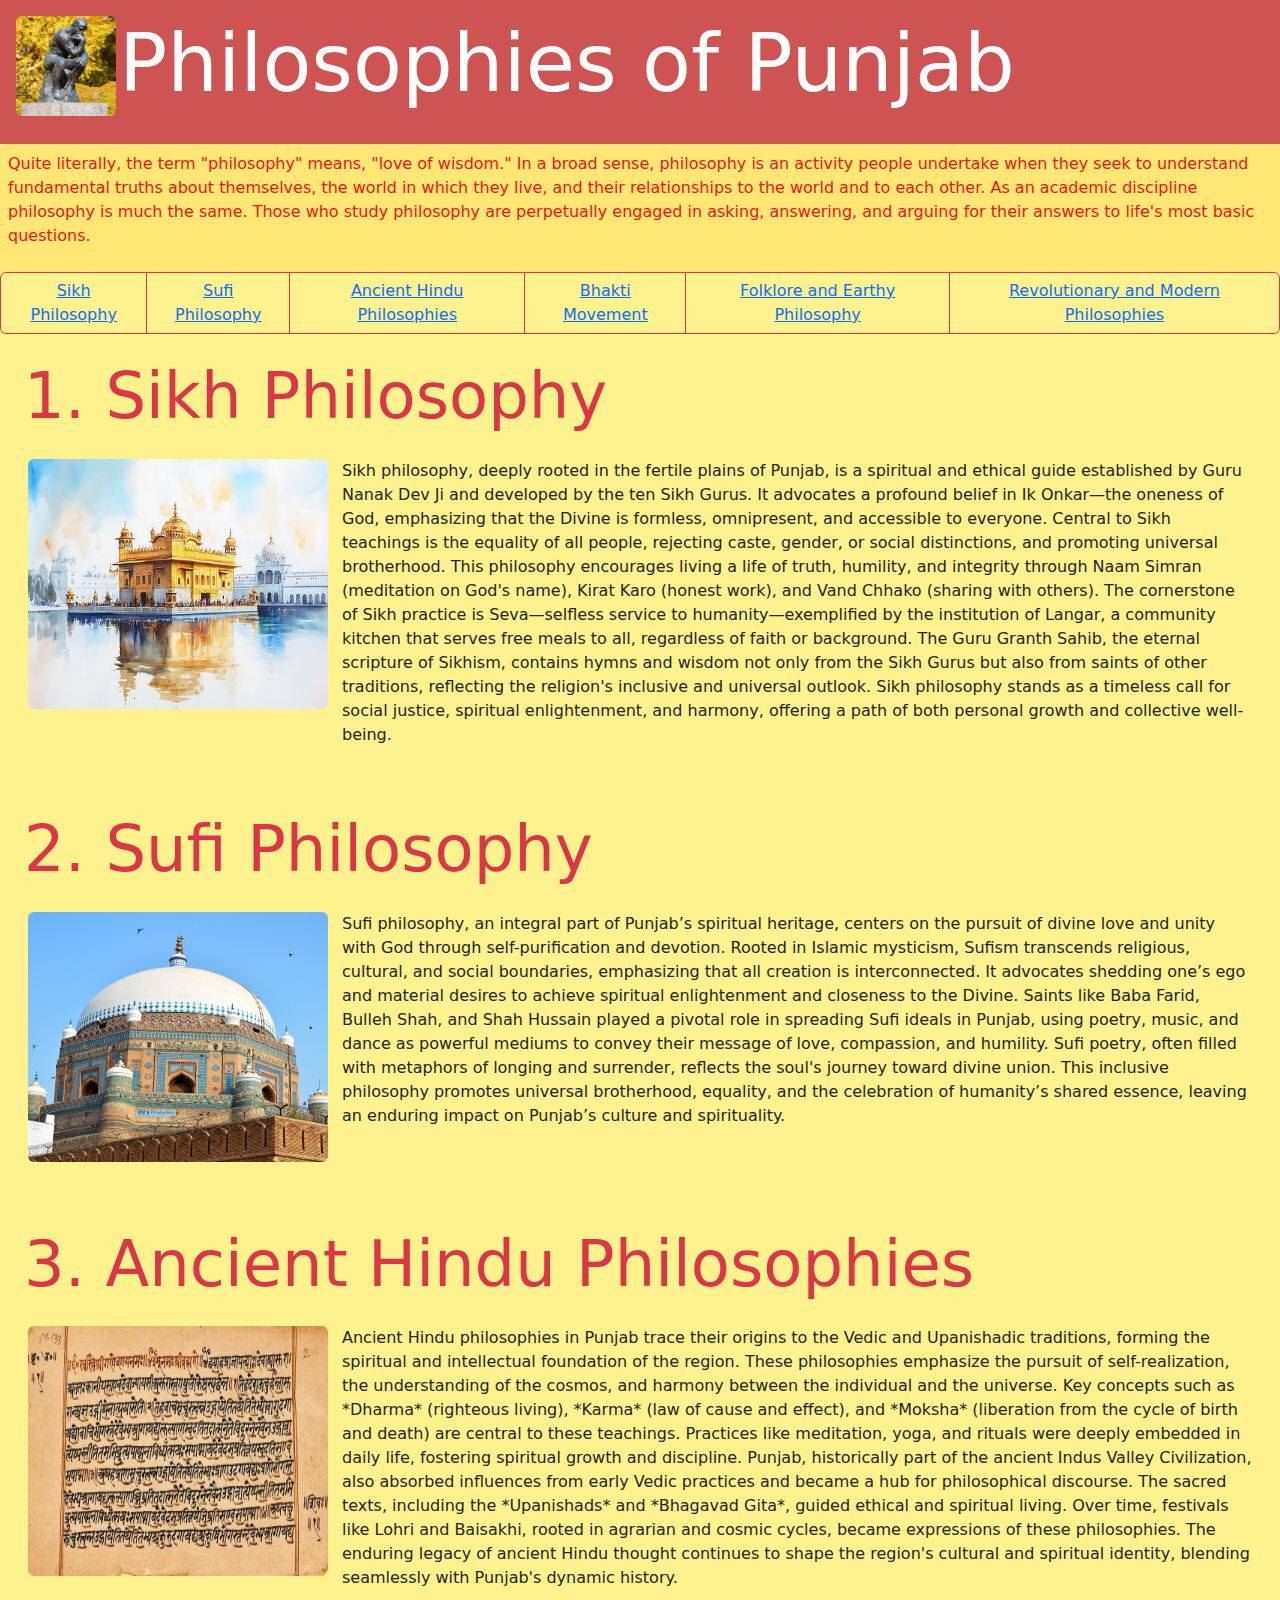
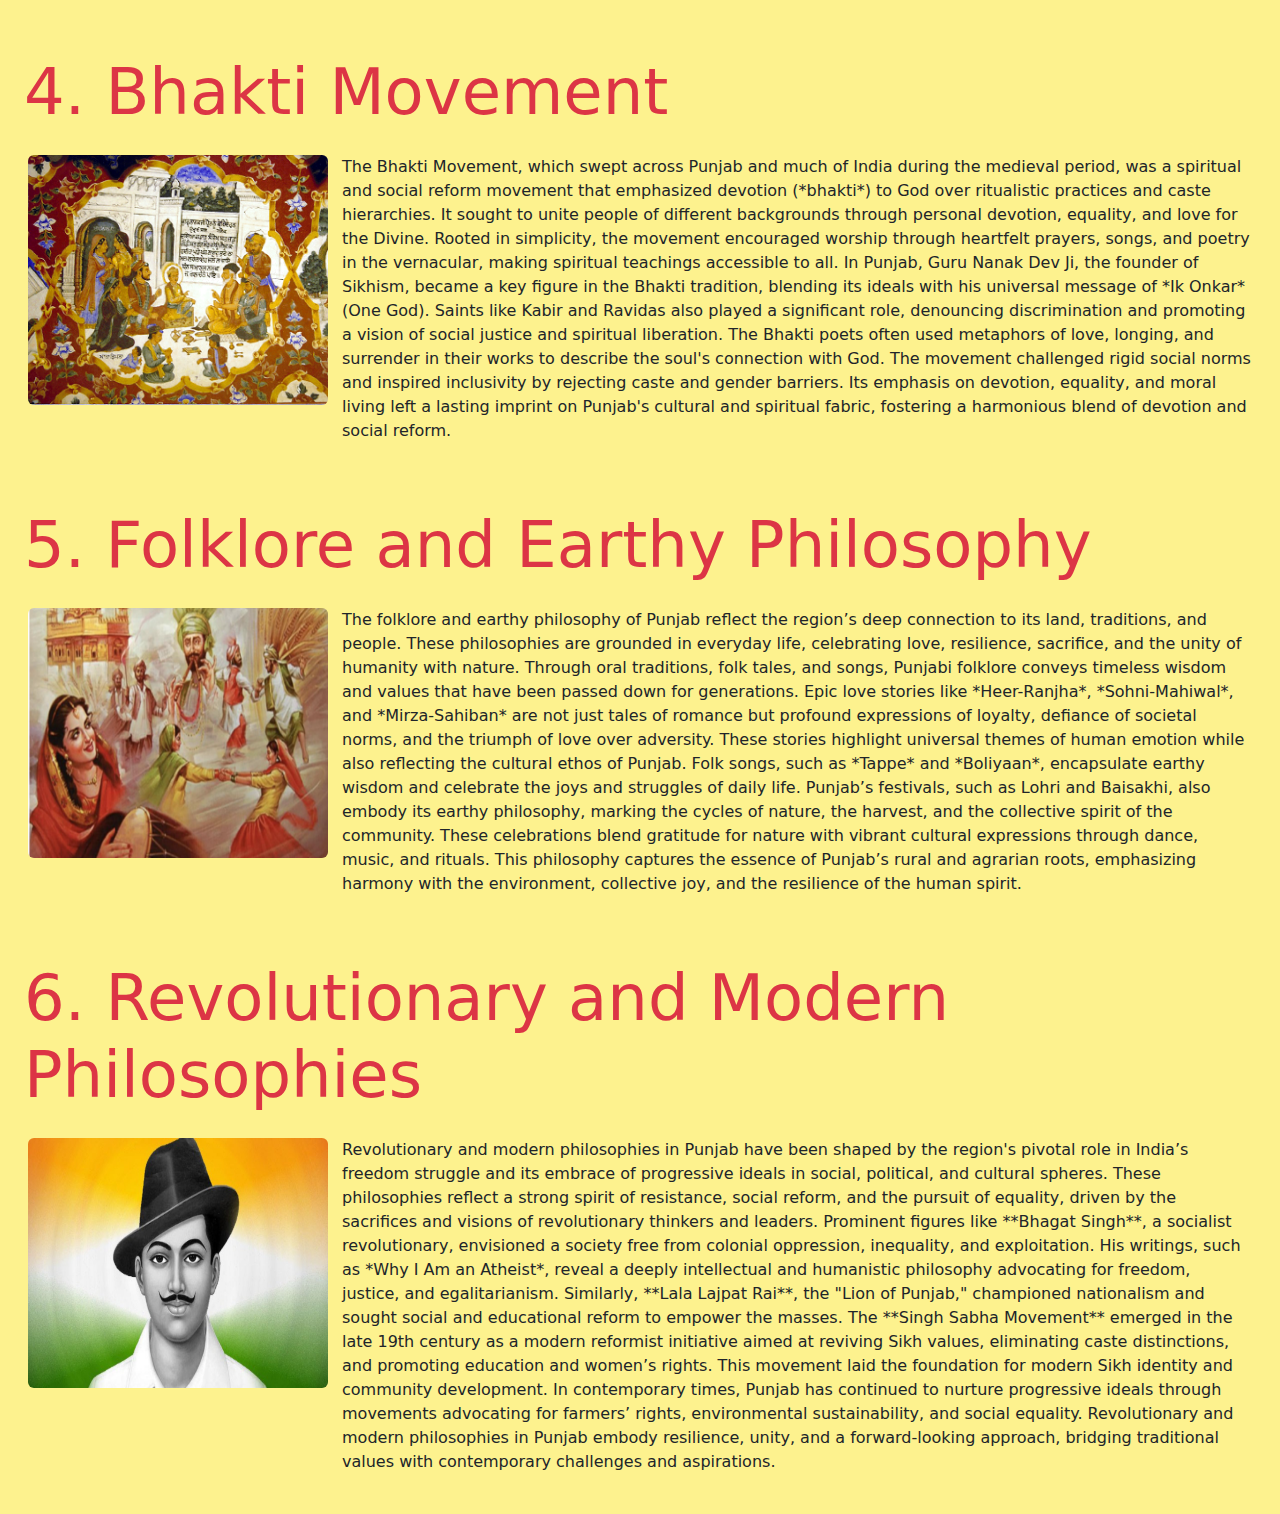
<file: philosophy_of_punjab/project1.html>
<html lang="en">
<head>
    <meta charset="UTF-8">
    <meta name="viewport" content="width=device-width, initial-scale=1.0">
    <title>Document</title>
    <link href="https://cdn.jsdelivr.net/npm/bootstrap@5.3.3/dist/css/bootstrap.min.css" rel="stylesheet">
    <script src="https://cdn.jsdelivr.net/npm/bootstrap@5.3.3/dist/js/bootstrap.bundle.min.js"></script>
</head>
<body style="background-color: rgb(253, 242, 142);">
    <div class="container-fluid text-white  p-3 " style="background-color: rgb(206, 83, 83);">
    <div class="  ">  
        <img src="project1.png" class="Rounded " align="left" width="100" height="100"> 
    </div>
    <div class=" "> 
        <p class="display-1">Philosophies of Punjab</p>
    </div>
</div>
<div class="container-fluid p-2" style="background-color: rgb(255, 230, 117);">
<p style="color:rgb(235, 23, 23);">Quite literally, the term "philosophy" means, "love of wisdom." In a broad sense, philosophy is an activity people undertake when they seek to understand fundamental truths about themselves, the world in which they live, and their relationships to the world and to each other. As an academic discipline philosophy is much the same. Those who study 
    philosophy are perpetually engaged in asking, answering, and arguing for their answers to life's most basic questions. </p>
</div>
<div class="btn-group">
    <button type="button" class="btn btn-outline-danger"><a href="#h11" >Sikh Philosophy</a></button>
    <button type="button" class="btn btn-outline-danger"><a href="#h12" >Sufi Philosophy</a></button>
    <button type="button" class="btn btn-outline-danger"><a href="#h13" >Ancient Hindu Philosophies</a></button>
    <button type="button" class="btn btn-outline-danger"><a href="#h14" >Bhakti Movement</a></button>
    <button type="button" class="btn btn-outline-danger"><a href="#h15" >Folklore and Earthy Philosophy</a></button>
    <button type="button" class="btn btn-outline-danger"><a href="#h16" >Revolutionary and Modern Philosophies</a></button>
</div><br>
<div class="container-fluid p-4">
<h1 id="h11"  class="display-3 text-danger">1. Sikh Philosophy</h1>
<div class="row">
    <div class="col-md-3 p-3"> 
    <img src="project1-sikh.jpg" class="Rounded " align="left" width="300" height="250"> 
</div>
<div class="col-md-9 p-3">
Sikh philosophy, deeply rooted in the fertile plains of Punjab, is a spiritual and ethical guide established by Guru Nanak Dev Ji and developed by the ten Sikh Gurus. It advocates a profound belief in Ik Onkar—the oneness of God, emphasizing that the Divine is formless, omnipresent, and accessible to everyone. Central to Sikh teachings is the equality of all people, rejecting caste, gender, or social distinctions, and promoting universal brotherhood. This philosophy encourages living a life of truth, humility, and integrity through Naam Simran (meditation on God's name), Kirat Karo (honest work), and Vand Chhako (sharing with others).

The cornerstone of Sikh practice is Seva—selfless service to humanity—exemplified by the institution of Langar, a community kitchen that serves free meals to all, regardless of faith or background. The Guru Granth Sahib, the eternal scripture of Sikhism, contains hymns and wisdom not only from the Sikh Gurus but also from saints of other traditions, reflecting the religion's inclusive and universal outlook. Sikh philosophy stands as a timeless call for social justice, spiritual enlightenment, and harmony, offering a path of both personal growth and collective well-being.
</div></div></div>
<div class="container-fluid p-4">
<h1 class="display-3 text-danger" id="h12">
2. Sufi Philosophy</h1>
<div class="row">
<div class="col-md-3 p-3">  
    <img src="project1-sufi.jpg" class="Rounded " align="left" width="300" height="250"> 
</div><div class="col-md-9 p-3">
Sufi philosophy, an integral part of Punjab’s spiritual heritage, centers on the pursuit of divine love and unity with God through self-purification and devotion. Rooted in Islamic mysticism, Sufism transcends religious, cultural, and social boundaries, emphasizing that all creation is interconnected. It advocates shedding one’s ego and material desires to achieve spiritual enlightenment and closeness to the Divine. Saints like Baba Farid, Bulleh Shah, and Shah Hussain played a pivotal role in spreading Sufi ideals in Punjab, using poetry, music, and dance as powerful mediums to convey their message of love, compassion, and humility. Sufi poetry, often filled with metaphors of longing and surrender, reflects the soul's journey toward divine union. This inclusive philosophy promotes universal brotherhood, equality,
 and the celebration of humanity’s shared essence, leaving an enduring impact on Punjab’s culture and spirituality.
</div></div></div>

<div class="container-fluid p-4">
 <h1 class="display-3 text-danger" id="h13">
3. Ancient Hindu Philosophies</h1>
<div class="row">
    <div class="col-md-3 p-3">  
    <img src="project1-vedic.jpeg" class="Rounded " align="left" width="300" height="250"> 
</div>
<div class="col-md-9 p-3">
Ancient Hindu philosophies in Punjab trace their origins to the Vedic and Upanishadic traditions, forming the spiritual and intellectual foundation of the region. These philosophies emphasize the pursuit of self-realization, the understanding of the cosmos, and harmony between the individual and the universe. Key concepts such as *Dharma* (righteous living), *Karma* (law of cause and effect), and *Moksha* (liberation from the cycle of birth and death) are central to these teachings. Practices like meditation, yoga, and rituals were deeply embedded in daily life, fostering spiritual growth and discipline. 

Punjab, historically part of the ancient Indus Valley Civilization, also absorbed influences from early Vedic practices and became a hub for philosophical discourse. The sacred texts, including the *Upanishads* and *Bhagavad Gita*, guided ethical and spiritual living. Over time, festivals like Lohri and Baisakhi, rooted in agrarian and cosmic cycles, became expressions of these philosophies. The enduring legacy of ancient Hindu thought continues to shape the region's cultural and spiritual identity, blending seamlessly with Punjab's dynamic history.
</div>
</div></div>
<div class="container-fluid p-4">

<h1 class="display-3 text-danger" id="h14">4. Bhakti Movement</h1>
<div class="row">
    <div class="col-md-3 p-3"> 
    <img src="project1-bhakti.jpg" class="Rounded " align="left" width="300" height="250"> 
</div>
<div class="col-md-9 p-3">
The Bhakti Movement, which swept across Punjab and much of India during the medieval period, was a spiritual and social reform movement that emphasized devotion (*bhakti*) to God over ritualistic practices and caste hierarchies. It sought to unite people of different backgrounds through personal devotion, equality, and love for the Divine. Rooted in simplicity, the movement encouraged worship through heartfelt prayers, songs, and poetry in the vernacular, making spiritual teachings accessible to all.

In Punjab, Guru Nanak Dev Ji, the founder of Sikhism, became a key figure in the Bhakti tradition, blending its ideals with his universal message of *Ik Onkar* (One God). Saints like Kabir and Ravidas also played a significant role, denouncing discrimination and promoting a vision of social justice and spiritual liberation. The Bhakti poets often used metaphors of love, longing, and surrender in their works to describe the soul's connection with God.

The movement challenged rigid social norms and inspired inclusivity by rejecting caste and gender barriers. Its emphasis on devotion, equality, and moral living left a lasting imprint on Punjab's cultural and spiritual fabric, fostering a harmonious blend of devotion and social reform.
</div></div></div>
<div class="container-fluid p-4">
<h1 class="display-3 text-danger" id="h15">
5. Folklore and Earthy Philosophy</h1>
<div class="row">
    <div class="col-md-3 p-3"> 
    <img src="project1-folk.png" class="Rounded " align="left" width="300" height="250"> 
</div><div class="col-md-9 p-3">
The folklore and earthy philosophy of Punjab reflect the region’s deep connection to its land, traditions, and people. These philosophies are grounded in everyday life, celebrating love, resilience, sacrifice, and the unity of humanity with nature. Through oral traditions, folk tales, and songs, Punjabi folklore conveys timeless wisdom and values that have been passed down for generations.

Epic love stories like *Heer-Ranjha*, *Sohni-Mahiwal*, and *Mirza-Sahiban* are not just tales of romance but profound expressions of loyalty, defiance of societal norms, and the triumph of love over adversity. These stories highlight universal themes of human emotion while also reflecting the cultural ethos of Punjab. Folk songs, such as *Tappe* and *Boliyaan*, encapsulate earthy wisdom and celebrate the joys and struggles of daily life.

Punjab’s festivals, such as Lohri and Baisakhi, also embody its earthy philosophy, marking the cycles of nature, the harvest, and the collective spirit of the community. These celebrations blend gratitude for nature with vibrant cultural expressions through dance, music, and rituals. This philosophy captures the essence of Punjab’s rural and agrarian roots, emphasizing harmony with the environment, collective joy, and the resilience of the human spirit.
</div></div></div>
<div class="container-fluid p-4">
<h1 class="display-3 text-danger" id="h16">
6. Revolutionary and Modern Philosophies</h1>
<div class="row">
    <div class="col-md-3 p-3">  
    <img src="project1-rev.jpg" class="Rounded " align="left" width="300" height="250"> 
</div><div class="col-md-9 p-3">
Revolutionary and modern philosophies in Punjab have been shaped by the region's pivotal role in India’s freedom struggle and its embrace of progressive ideals in social, political, and cultural spheres. These philosophies reflect a strong spirit of resistance, social reform, and the pursuit of equality, driven by the sacrifices and visions of revolutionary thinkers and leaders.

Prominent figures like **Bhagat Singh**, a socialist revolutionary, envisioned a society free from colonial oppression, inequality, and exploitation. His writings, such as *Why I Am an Atheist*, reveal a deeply intellectual and humanistic philosophy advocating for freedom, justice, and egalitarianism. Similarly, **Lala Lajpat Rai**, the "Lion of Punjab," championed nationalism and sought social and educational reform to empower the masses.

The **Singh Sabha Movement** emerged in the late 19th century as a modern reformist initiative aimed at reviving Sikh values, eliminating caste distinctions, and promoting education and women’s rights. This movement laid the foundation for modern Sikh identity and community development.

In contemporary times, Punjab has continued to nurture progressive ideals through movements advocating for farmers’ rights, environmental sustainability, and social equality. Revolutionary and modern philosophies in Punjab embody resilience, unity, and a forward-looking approach, bridging traditional values with contemporary challenges and aspirations.
</div></div></div>



</body>
</html>
</file>
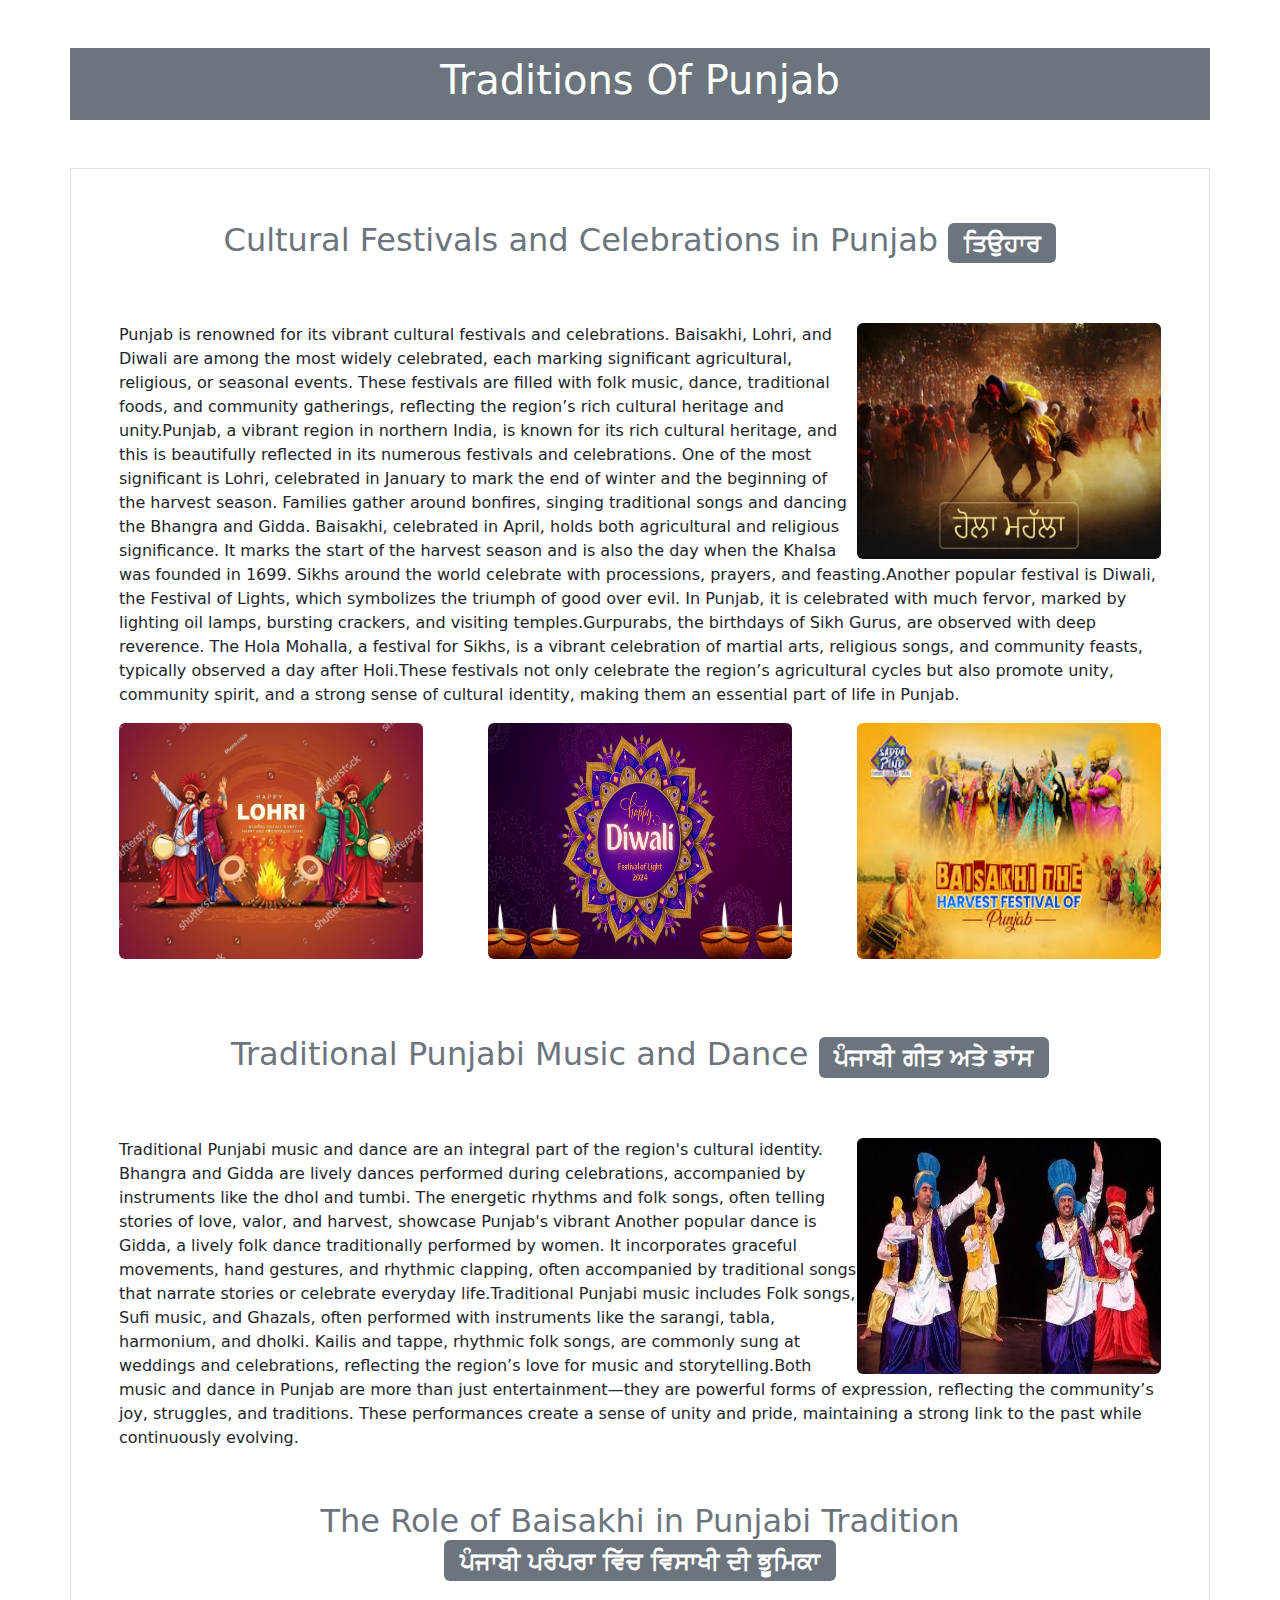
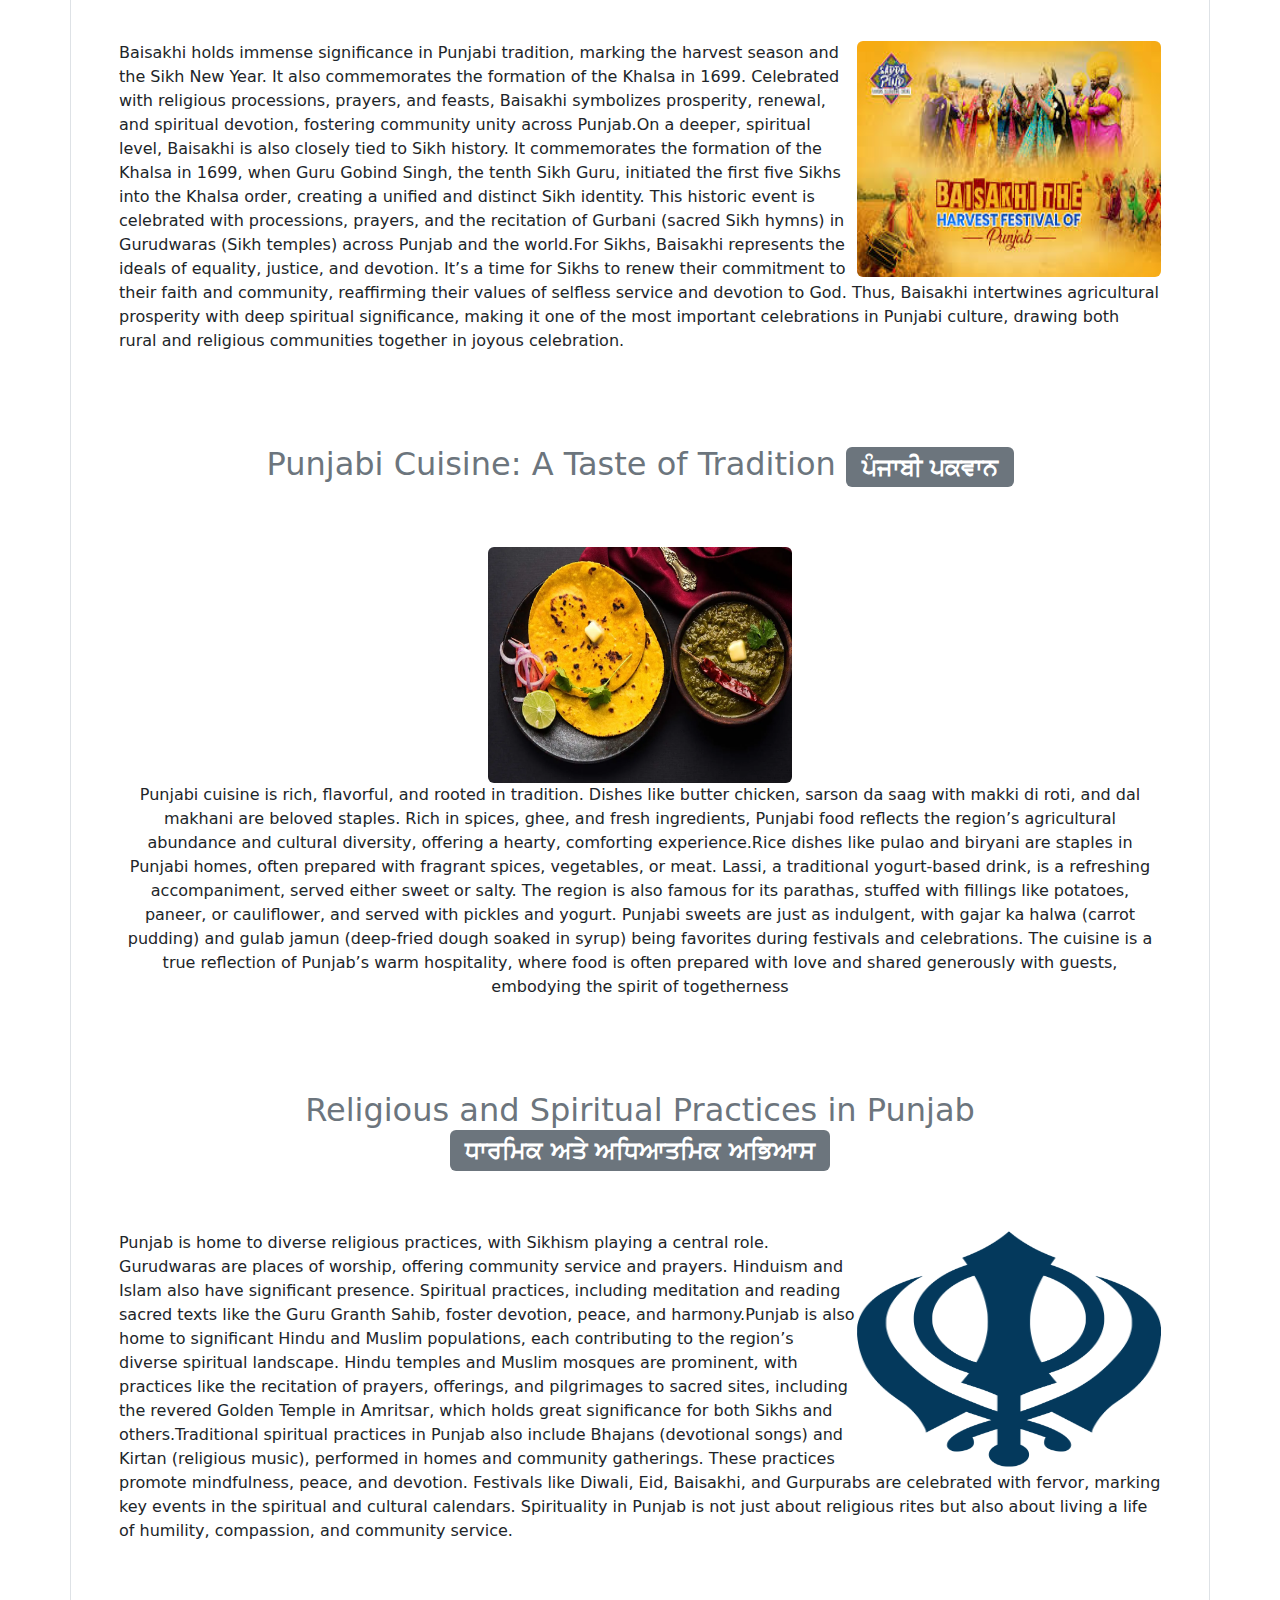
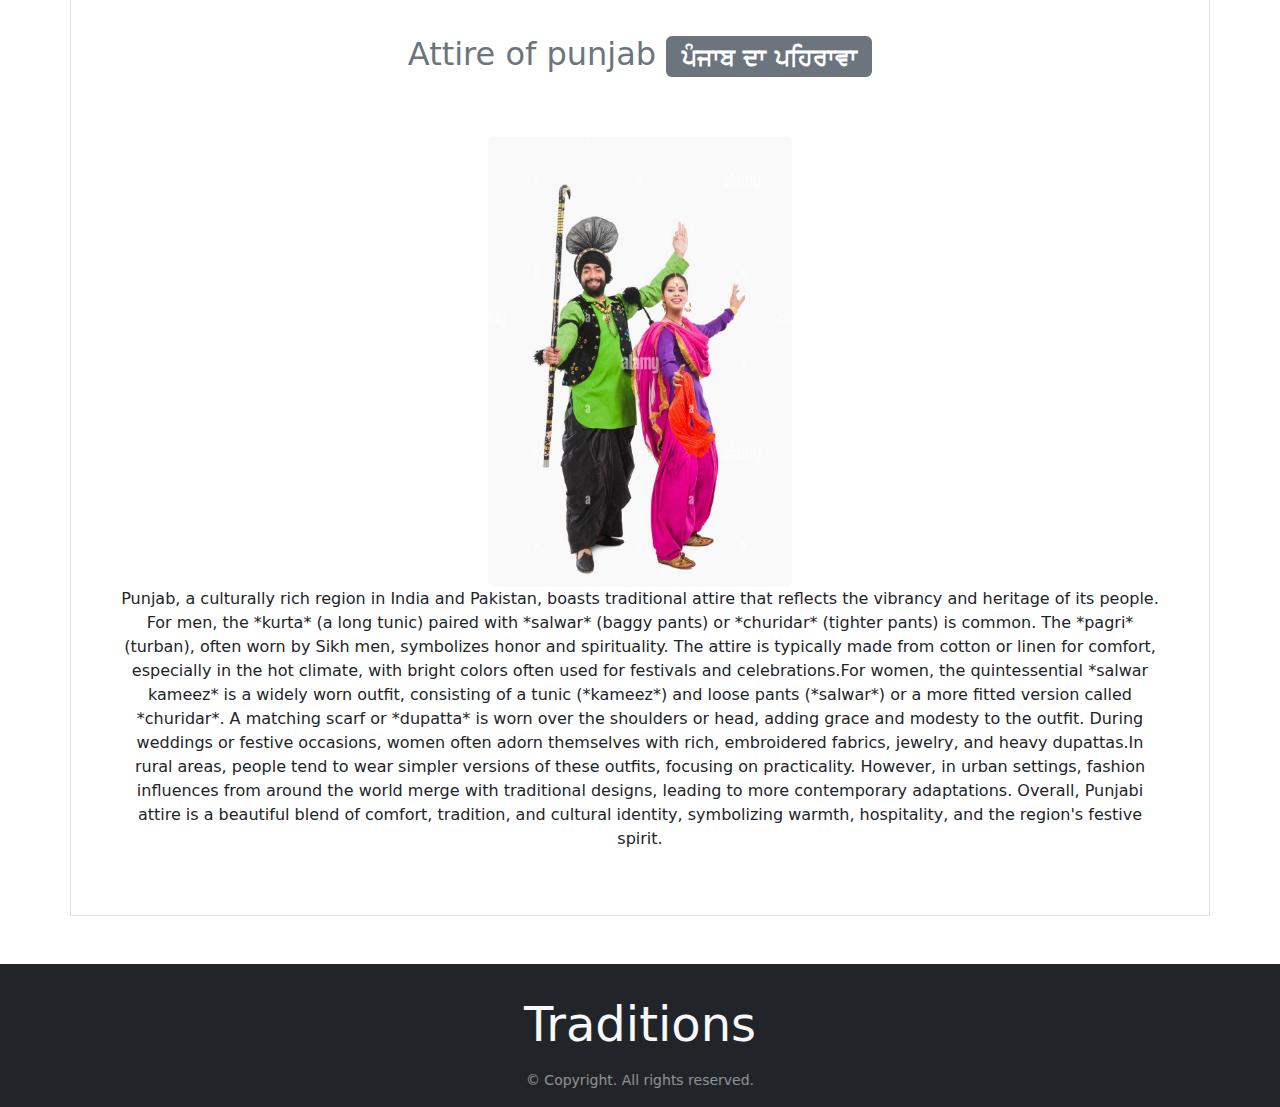
<file: project/traditions.html>
<html>
<head>
<title>Traditions Of Punjab</title>
<link rel="icon" type="image/jpg" href="punjab.jpg">
<link href="https://cdn.jsdelivr.net/npm/bootstrap@5.3.3/dist/css/bootstrap.min.css" rel="stylesheet">
<meta name="viewport" content="width=device-width, initial-scale=1">
<link rel="stylesheet" href="https://cdnjs.cloudflare.com/ajax/libs/font-awesome/6.7.2/css/all.min.css" integrity="sha512-Evv84Mr4kqVGRNSgIGL/F/aIDqQb7xQ2vcrdIwxfjThSH8CSR7PBEakCr51Ck+w+/U6swU2Im1vVX0SVk9ABhg==" crossorigin="anonymous" referrerpolicy="no-referrer" />
<style>
h4{
text-shadow:2px 2px 10px black;
}
#contactus{
float:right;
}
.aboutus{
margin-right:100px;
}
h1, h2{
text-align:center;
}
.food,.attire{
text-align: center;
}
</style>
</head>
<body>
<div class="container p-2 my-2 mt-5 bg-secondary text-white">
  <h1>Traditions Of Punjab</h1>
  </div>
<div class="container p-5 my-5 border">
<div class="mb-5 p-1 text-secondary">
  <h2>Cultural Festivals and Celebrations in Punjab <span class="badge bg-secondary">ਤਿਉਹਾਰ</span></h2>
</div>
<img src="holamahalla.jpg" class="float-end rounded" width="304" height="236">
<p>Punjab is renowned for its vibrant cultural festivals and celebrations. Baisakhi, Lohri, and Diwali are among the most widely celebrated,
each marking significant agricultural, religious, or seasonal events. These festivals are filled with folk music, dance, traditional foods, 
and community gatherings, reflecting the region’s rich cultural heritage and unity.Punjab, a vibrant region in northern India, is known for 
its rich cultural heritage, and this is beautifully reflected in its numerous festivals and celebrations. One of the most significant is Lohri,
celebrated in January to mark the end of winter and the beginning of the harvest season. Families gather around bonfires, singing traditional 
songs and dancing the Bhangra and Gidda. Baisakhi, celebrated in April, holds both agricultural and religious significance. It marks the start
of the harvest season and is also the day when the Khalsa was founded in 1699. Sikhs around the world celebrate with processions, prayers, and
feasting.Another popular festival is Diwali, the Festival of Lights, which symbolizes the triumph of good over evil. In Punjab, it is 
celebrated with much fervor, marked by lighting oil lamps, bursting crackers, and visiting temples.Gurpurabs, the birthdays of Sikh Gurus, are 
observed with deep reverence. The Hola Mohalla, a festival for Sikhs, is a vibrant celebration of martial arts, religious songs, and community 
feasts, typically observed a day after Holi.These festivals not only celebrate the region’s agricultural cycles but also promote unity, 
community spirit, and a strong sense of cultural identity, making them an essential part of life in Punjab.</p>
  <img src="lohri.jpg" class="float-start rounded" alt="Paris" width="304" height="236"> 
  <img src="bai.jpg" class="float-end rounded" alt="Paris" width="304" height="236">
  <img src="diwali.jpg" class="mx-auto d-block rounded" width="304" height="236">
<br>
<div class="container-fluid p-1 my-5 text-secondary">
  <h2>Traditional Punjabi Music and Dance <span class="badge bg-secondary">ਪੰਜਾਬੀ ਗੀਤ ਅਤੇ ਡਾਂਸ</span></h2>
</div>
<img src="bhangra.jpg" class="float-end rounded" width="304" height="236">
<p>Traditional Punjabi music and dance are an integral part of the region's cultural identity. Bhangra and Gidda are lively dances performed 
during celebrations, accompanied by instruments like the dhol and tumbi. The energetic rhythms and folk songs, often telling stories of love, 
valor, and harvest, showcase Punjab's vibrant Another popular dance is Gidda, a lively folk dance traditionally performed by women. It 
incorporates graceful movements, hand gestures, and rhythmic clapping, often accompanied by traditional songs that narrate stories or celebrate
everyday life.Traditional Punjabi music includes Folk songs, Sufi music, and Ghazals, often performed with instruments like the sarangi, tabla,
harmonium, and dholki. Kailis and tappe, rhythmic folk songs, are commonly sung at weddings and celebrations, reflecting the region’s love for 
music and storytelling.Both music and dance in Punjab are more than just entertainment—they are powerful forms of expression, reflecting the 
community’s joy, struggles, and traditions. These performances create a sense of unity and pride, maintaining a strong link to the past while 
continuously evolving.</p>
<div class="container-fluid p-1 my-5 text-secondary">
  <h2>The Role of Baisakhi in Punjabi Tradition <span class="badge bg-secondary">ਪੰਜਾਬੀ ਪਰੰਪਰਾ ਵਿੱਚ ਵਿਸਾਖੀ ਦੀ ਭੂਮਿਕਾ</span></h2>
</div>
<img src="bai.jpg" class="float-end rounded" alt="Paris" width="304" height="236">
<p>Baisakhi holds immense significance in Punjabi tradition, marking the harvest season and the Sikh New Year. It also commemorates the 
formation of the Khalsa in 1699. Celebrated with religious processions, prayers, and feasts, Baisakhi symbolizes prosperity, renewal, and 
spiritual devotion, fostering community unity across Punjab.On a deeper, spiritual level, Baisakhi is also closely tied to Sikh history. It 
commemorates the formation of the Khalsa in 1699, when Guru Gobind Singh, the tenth Sikh Guru, initiated the first five Sikhs into the Khalsa 
order, creating a unified and distinct Sikh identity. This historic event is celebrated with processions, prayers, and the recitation of 
Gurbani (sacred Sikh hymns) in Gurudwaras (Sikh temples) across Punjab and the world.For Sikhs, Baisakhi represents the ideals of equality, 
justice, and devotion. It’s a time for Sikhs to renew their commitment to their faith and community, reaffirming their values of selfless 
service and devotion to God. Thus, Baisakhi intertwines agricultural prosperity with deep spiritual significance, making it one of the most 
important celebrations in Punjabi culture, drawing both rural and religious communities together in joyous celebration.</p>
<br>
<div class="container-fluid p-1 my-5 text-secondary">
  <h2>Punjabi Cuisine: A Taste of Tradition <span class="badge bg-secondary">ਪੰਜਾਬੀ ਪਕਵਾਨ</span></h2>
</div>
<img src="food.jpg" class="mx-auto d-block rounded" width="304" height="236">
<p class="food">Punjabi cuisine is rich, flavorful, and rooted in tradition. Dishes like butter chicken, sarson da saag with makki di roti, and dal makhani
are beloved staples. Rich in spices, ghee, and fresh ingredients, Punjabi food reflects the region’s agricultural abundance and cultural 
diversity, offering a hearty, comforting experience.Rice dishes like pulao and biryani are staples in Punjabi homes, often prepared with 
fragrant spices, vegetables, or meat. Lassi, a traditional yogurt-based drink, is a refreshing accompaniment, served either sweet or salty. 
The region is also famous for its parathas, stuffed with fillings like potatoes, paneer, or cauliflower, and served with pickles and yogurt.
Punjabi sweets are just as indulgent, with gajar ka halwa (carrot pudding) and gulab jamun (deep-fried dough soaked in syrup) being favorites
during festivals and celebrations. The cuisine is a true reflection of Punjab’s warm hospitality, where food is often prepared with love and 
shared generously with guests, embodying the spirit of togetherness</p>

<br>
<div class="container-fluid p-1 my-5 text-secondary">
  <h2>Religious and Spiritual Practices in Punjab <span class="badge bg-secondary">ਧਾਰਮਿਕ ਅਤੇ ਅਧਿਆਤਮਿਕ ਅਭਿਆਸ</span></h2>
</div>
 <img src="khanda.jpg" class="float-end rounded" alt="Paris" width="304" height="236">
<p>Punjab is home to diverse religious practices, with Sikhism playing a central role. Gurudwaras are places of worship, offering community 
service and prayers. Hinduism and Islam also have significant presence. Spiritual practices, including meditation and reading sacred texts 
like the Guru Granth Sahib, foster devotion, peace, and harmony.Punjab is also home to significant Hindu and Muslim populations, each 
contributing to the region’s diverse spiritual landscape. Hindu temples and Muslim mosques are prominent, with practices like the recitation 
of prayers, offerings, and pilgrimages to sacred sites, including the revered Golden Temple in Amritsar, which holds great significance for 
both Sikhs and others.Traditional spiritual practices in Punjab also include Bhajans (devotional songs) and Kirtan (religious music), performed
in homes and community gatherings. These practices promote mindfulness, peace, and devotion. Festivals like Diwali, Eid, Baisakhi, and 
Gurpurabs are celebrated with fervor, marking key events in the spiritual and cultural calendars. Spirituality in Punjab is not just about 
religious rites but also about living a life of humility, compassion, and community service.</p>
<br>
<div class="container-fluid p-1 my-5 text-secondary">
  <h2>Attire of punjab <span class="badge bg-secondary">ਪੰਜਾਬ ਦਾ ਪਹਿਰਾਵਾ</span></h2>
</div>
<img src="attire.jpg" class="mx-auto d-block rounded" alt="Paris" width="304" height="450">
<p class="attire">Punjab, a culturally rich region in India and Pakistan, boasts traditional attire that reflects the vibrancy and heritage of its people. For men, the *kurta* (a long tunic) paired with *salwar*
(baggy pants) or *churidar* (tighter pants) is common. The *pagri* (turban), often worn by Sikh men, symbolizes honor and spirituality. The attire is typically made from cotton or linen for 
comfort, especially in the hot climate, with bright colors often used for festivals and celebrations.For women, the quintessential *salwar kameez* is a widely worn outfit, consisting of a tunic 
(*kameez*) and loose pants (*salwar*) or a more fitted version called *churidar*. A matching scarf or *dupatta* is worn over the shoulders or head, adding grace and modesty to the outfit. During 
weddings or festive occasions, women often adorn themselves with rich, embroidered fabrics, jewelry, and heavy dupattas.In rural areas, people tend to wear simpler versions of these outfits, 
focusing on practicality. However, in urban settings, fashion influences from around the world merge with traditional designs, leading to more contemporary adaptations. Overall, Punjabi attire is 
a beautiful blend of comfort, tradition, and cultural identity, symbolizing warmth, hospitality, and the region's festive spirit.</p>

</div>
<footer class="bg-dark p-3 mt-5">
<div class="container text-light text-center">
<p class="display-5 my-3">Traditions</p>
<small class="text-white-50">&copy; Copyright. All rights reserved.</small>
</div>
</footer>
</body>
</html>
</file>
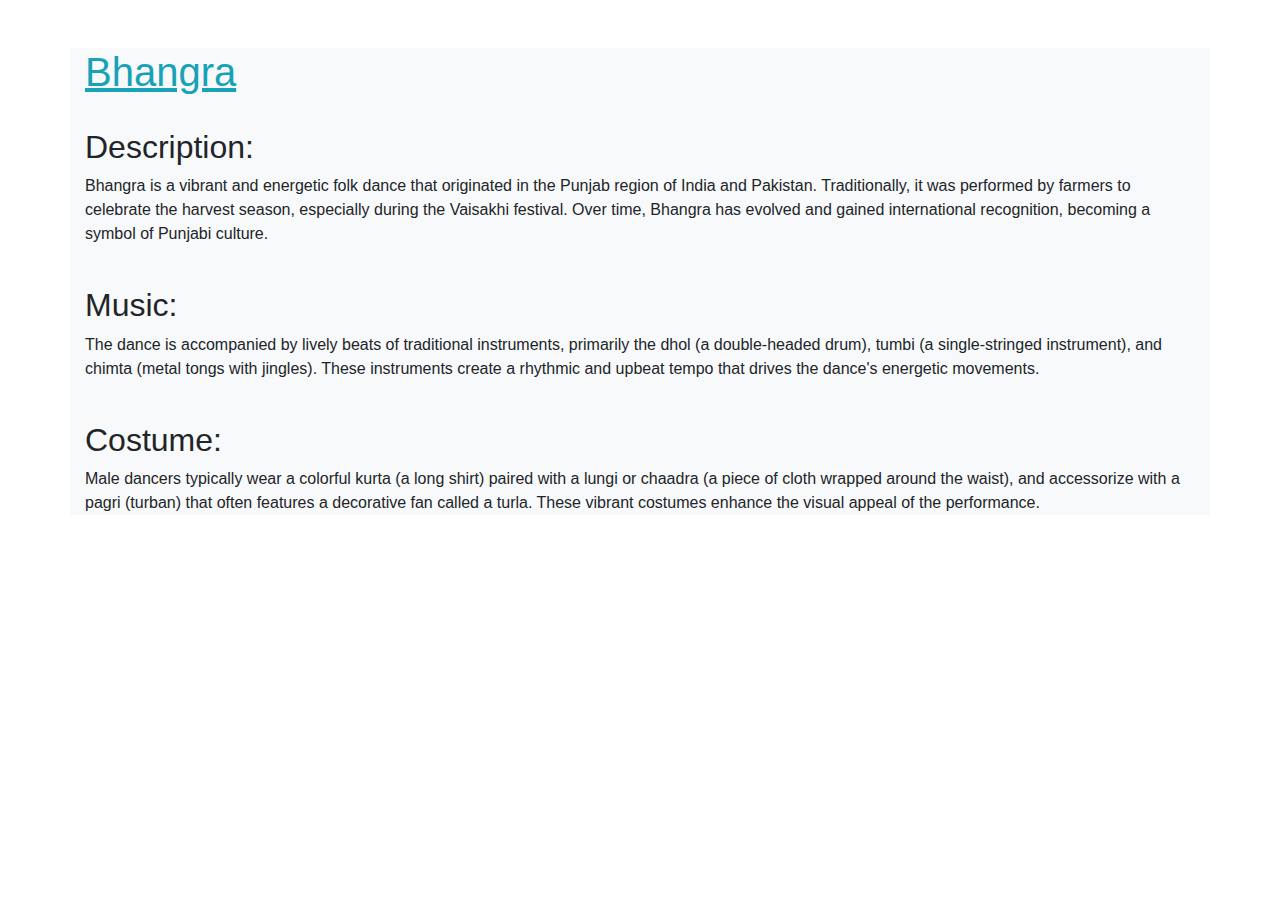
<file: Rhythm_of_Punjab/Bhangra.html>
<!DOCTYPE html>
<html lang="en">
<head>
    <meta charset="UTF-8">
    <meta name="viewport" content="width=device-width, initial-scale=1.0">
    <title>Bhangra Dance</title>
    <link href="https://stackpath.bootstrapcdn.com/bootstrap/4.5.2/css/bootstrap.min.css" rel="stylesheet">
</head>
<body>

    <div class="container mt-5 bg-light">
        <h1 class="text-info"><u>Bhangra</u></h1><br>
        <h2>Description:</h2>
        <p>Bhangra is a vibrant and energetic folk dance that originated in the Punjab region of India and Pakistan. Traditionally, it was performed by farmers to celebrate the harvest season, especially during the Vaisakhi festival. Over time, Bhangra has evolved and gained international recognition, becoming a symbol of Punjabi culture.</p><br>

        <h2>Music:</h2>
        <p> The dance is accompanied by lively beats of traditional instruments, primarily the dhol (a double-headed drum), tumbi (a single-stringed instrument), and chimta (metal tongs with jingles). These instruments create a rhythmic and upbeat tempo that drives the dance's energetic movements.</p><br>

        <h2>Costume:</h2>
        <p>Male dancers typically wear a colorful kurta (a long shirt) paired with a lungi or chaadra (a piece of cloth wrapped around the waist), and accessorize with a pagri (turban) that often features a decorative fan called a turla. These vibrant costumes enhance the visual appeal of the performance.</p>
    </div>

</body>
</html>
</file>
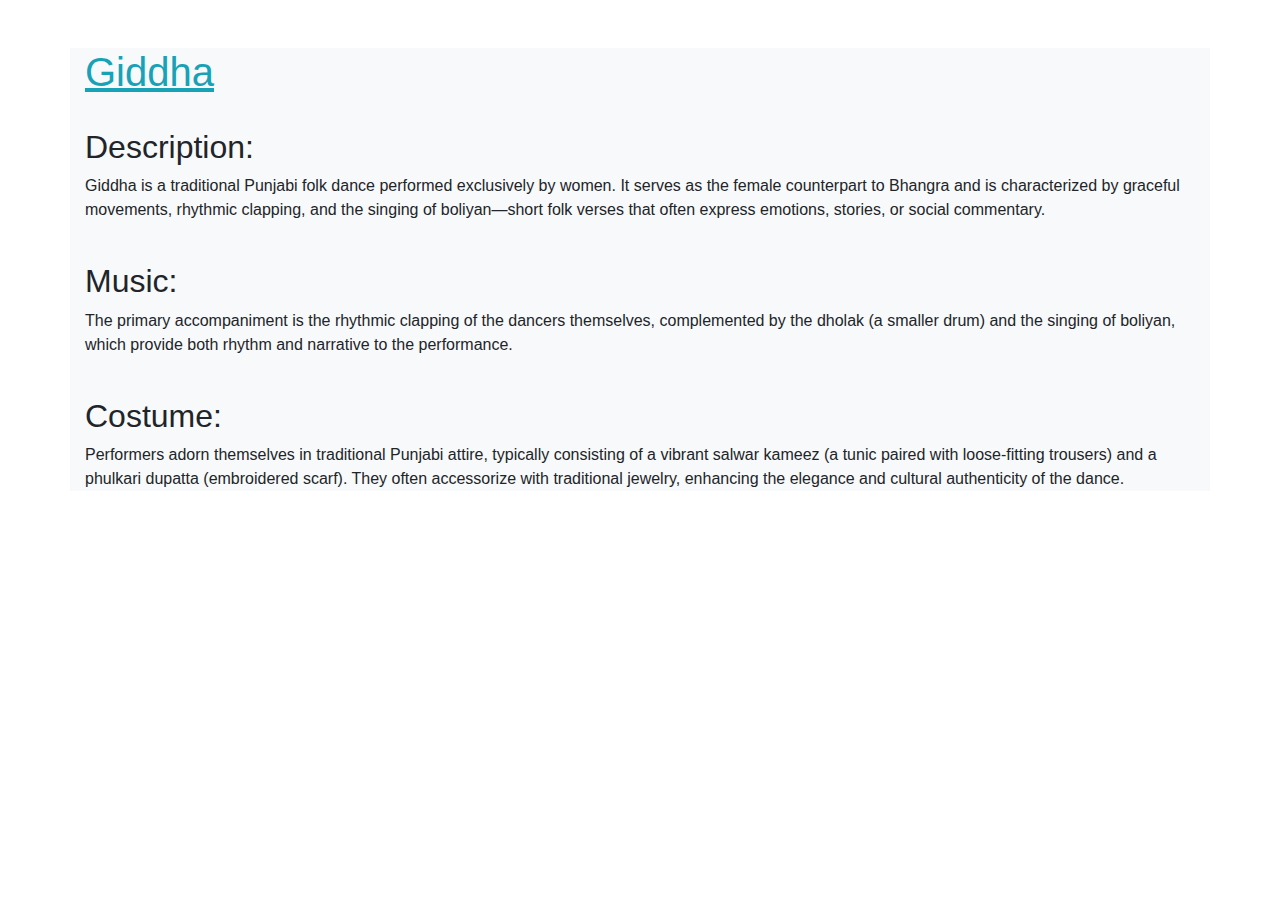
<file: Rhythm_of_Punjab/Giddha.html>
<!DOCTYPE html>
<html lang="en">
<head>
    <meta charset="UTF-8">
    <meta name="viewport" content="width=device-width, initial-scale=1.0">
    <title>Giddha Dance</title>
    <link href="https://stackpath.bootstrapcdn.com/bootstrap/4.5.2/css/bootstrap.min.css" rel="stylesheet">
</head>
<body>

    <div class="container mt-5 bg-light">
        <h1 class="text-info"><u>Giddha</u></h1><br>
        <h2>Description:</h2>
        <p>Giddha is a traditional Punjabi folk dance performed exclusively by women. It serves as the female counterpart to Bhangra and is characterized by graceful movements, rhythmic clapping, and the singing of boliyan—short folk verses that often express emotions, stories, or social commentary.</p><br>

        <h2>Music:</h2>
        <p>The primary accompaniment is the rhythmic clapping of the dancers themselves, complemented by the dholak (a smaller drum) and the singing of boliyan, which provide both rhythm and narrative to the performance.</p><br>

        <h2>Costume:</h2>
        <p>Performers adorn themselves in traditional Punjabi attire, typically consisting of a vibrant salwar kameez (a tunic paired with loose-fitting trousers) and a phulkari dupatta (embroidered scarf). They often accessorize with traditional jewelry, enhancing the elegance and cultural authenticity of the dance.</p>
    </div>

</body>
</html>
</file>
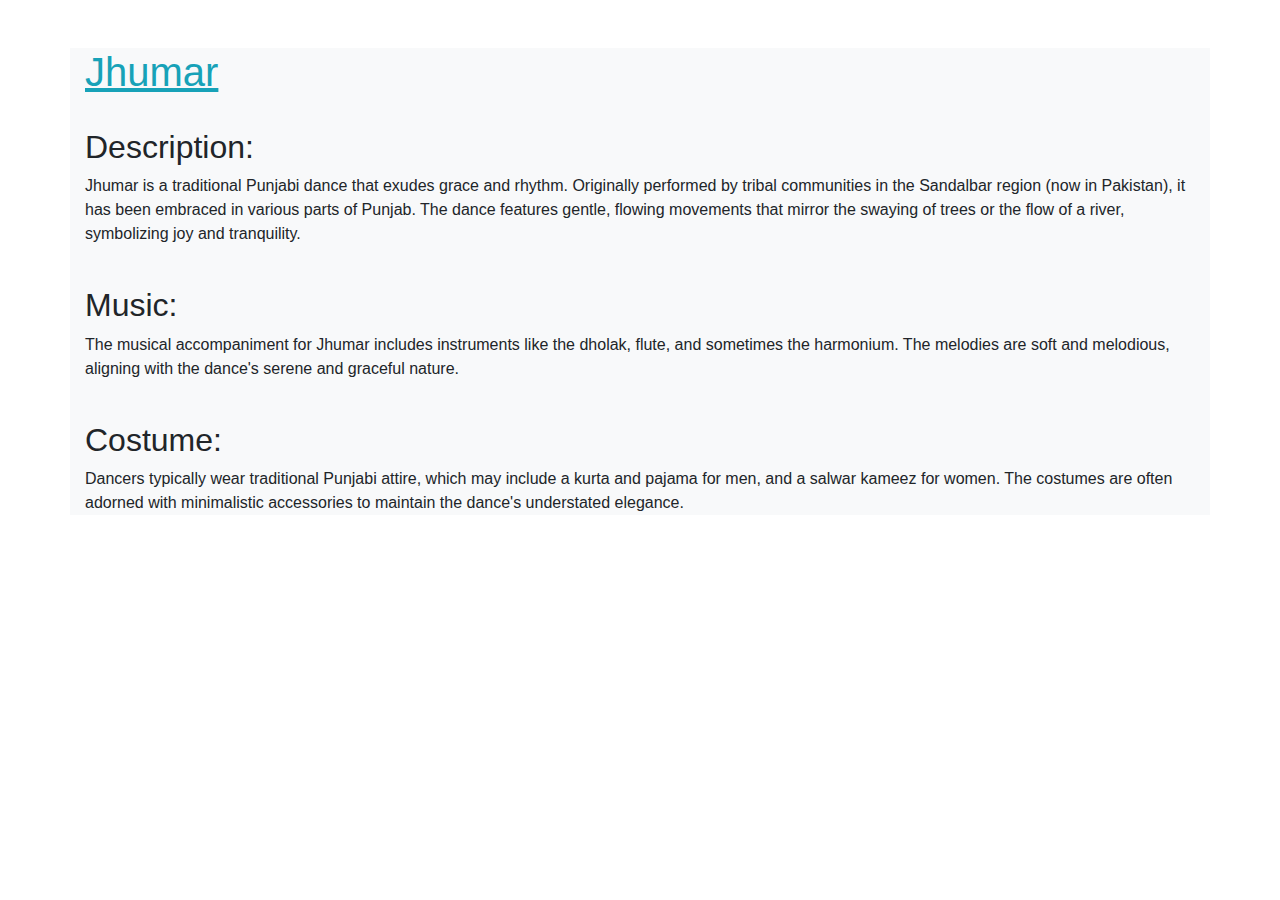
<file: Rhythm_of_Punjab/Jhumar.html>
<!DOCTYPE html>
<html lang="en">
<head>
    <meta charset="UTF-8">
    <meta name="viewport" content="width=device-width, initial-scale=1.0">
    <title>Jhumar Dance</title>
    <link href="https://stackpath.bootstrapcdn.com/bootstrap/4.5.2/css/bootstrap.min.css" rel="stylesheet">
</head>
<body>

    <div class="container mt-5 bg-light">
        <h1 class="text-info"><u>Jhumar</u></h1><br>
        <h2>Description:</h2>
        <p>Jhumar is a traditional Punjabi dance that exudes grace and rhythm. Originally performed by tribal communities in the Sandalbar region (now in Pakistan), it has been embraced in various parts of Punjab. The dance features gentle, flowing movements that mirror the swaying of trees or the flow of a river, symbolizing joy and tranquility.</p><br>

        <h2>Music:</h2>
        <p>The musical accompaniment for Jhumar includes instruments like the dholak, flute, and sometimes the harmonium. The melodies are soft and melodious, aligning with the dance's serene and graceful nature.</p><br>

        <h2>Costume:</h2>
        <p>Dancers typically wear traditional Punjabi attire, which may include a kurta and pajama for men, and a salwar kameez for women. The costumes are often adorned with minimalistic accessories to maintain the dance's understated elegance.</p>
    </div>

</body>
</html>
</file>
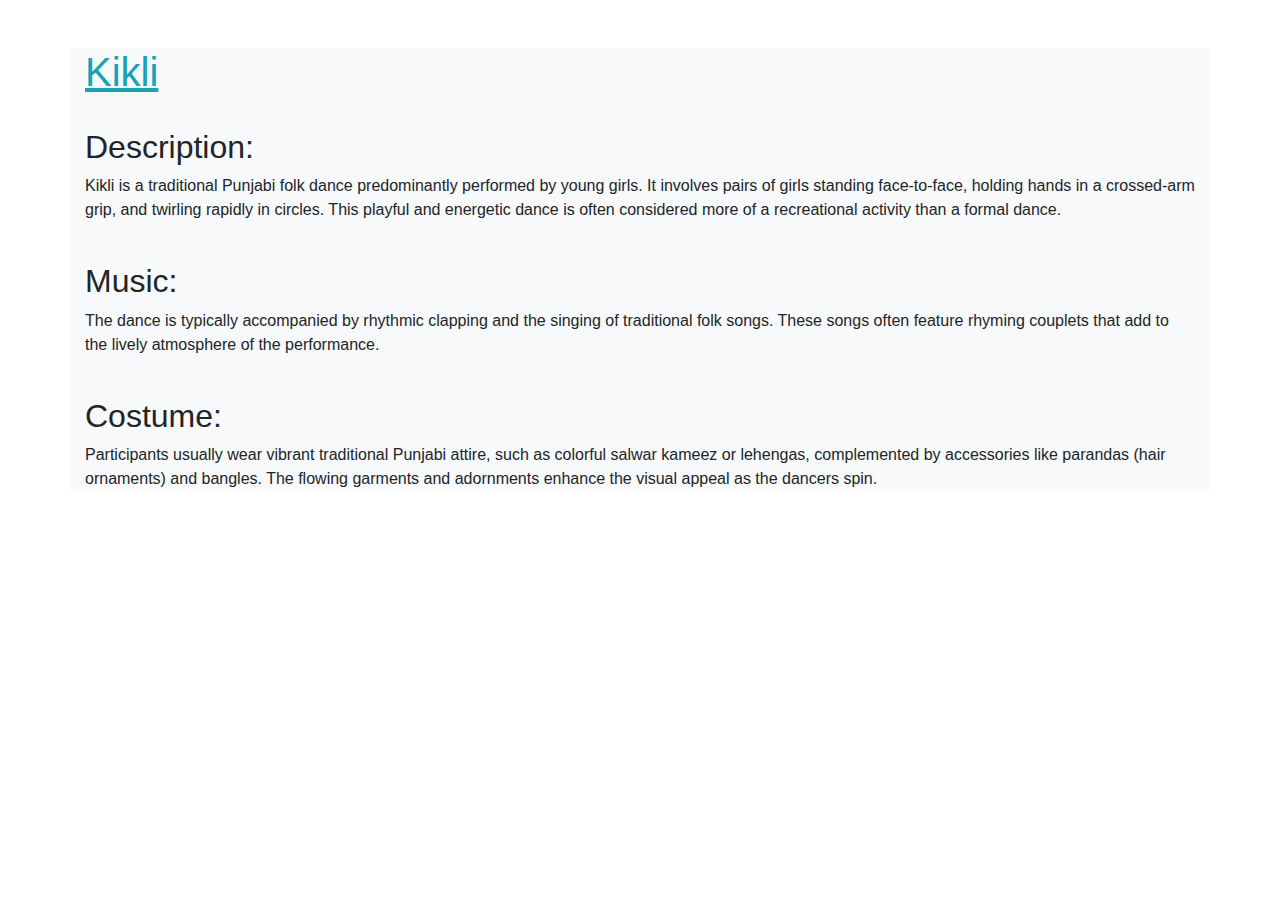
<file: Rhythm_of_Punjab/Kikli.html>
<!DOCTYPE html>
<html lang="en">
<head>
    <meta charset="UTF-8">
    <meta name="viewport" content="width=device-width, initial-scale=1.0">
    <title>Kikli Dance</title>
    <link href="https://stackpath.bootstrapcdn.com/bootstrap/4.5.2/css/bootstrap.min.css" rel="stylesheet">
</head>
<body>

    <div class="container mt-5 bg-light">
        <h1 class="text-info"><u>Kikli</u></h1><br>
        <h2>Description:</h2>
        <p>Kikli is a traditional Punjabi folk dance predominantly performed by young girls. It involves pairs of girls standing face-to-face, holding hands in a crossed-arm grip, and twirling rapidly in circles. This playful and energetic dance is often considered more of a recreational activity than a formal dance.</p><br>

        <h2>Music:</h2>
        <p> The dance is typically accompanied by rhythmic clapping and the singing of traditional folk songs. These songs often feature rhyming couplets that add to the lively atmosphere of the performance. 
        </p><br>

        <h2>Costume:</h2>
        <p>Participants usually wear vibrant traditional Punjabi attire, such as colorful salwar kameez or lehengas, complemented by accessories like parandas (hair ornaments) and bangles. The flowing garments and adornments enhance the visual appeal as the dancers spin. </p>
    </div>

</body>
</html>
</file>
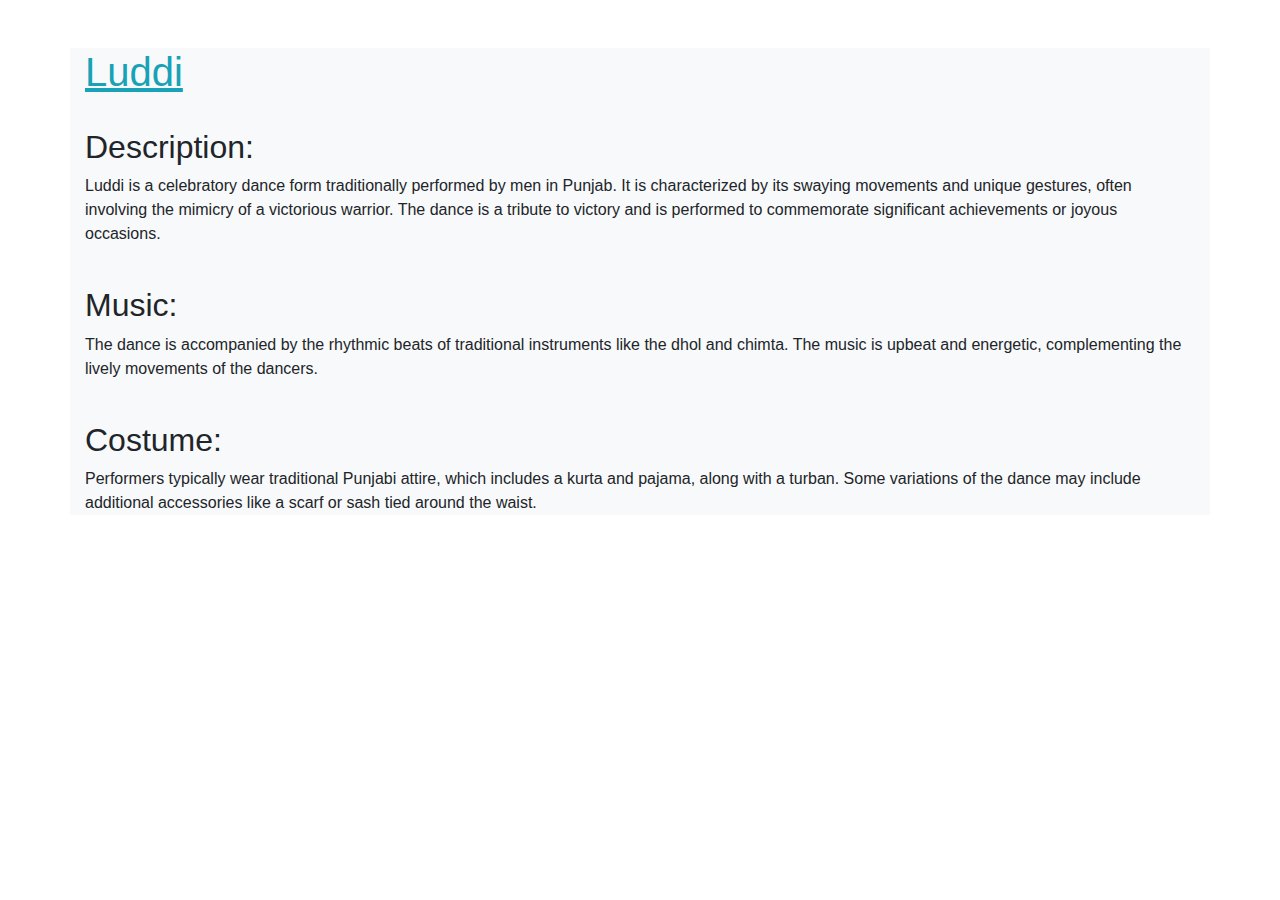
<file: Rhythm_of_Punjab/Luddi.html>
<!DOCTYPE html>
<html lang="en">
<head>
    <meta charset="UTF-8">
    <meta name="viewport" content="width=device-width, initial-scale=1.0">
    <title>Luddi Dance</title>
    <link href="https://stackpath.bootstrapcdn.com/bootstrap/4.5.2/css/bootstrap.min.css" rel="stylesheet">
</head>
<body>

    <div class="container mt-5 bg-light">
        <h1 class="text-info"><u>Luddi</u></h1><br>
        <h2>Description:</h2>
        <p>Luddi is a celebratory dance form traditionally performed by men in Punjab. It is characterized by its swaying movements and unique gestures, often involving the mimicry of a victorious warrior. The dance is a tribute to victory and is performed to commemorate significant achievements or joyous occasions.</p><br>

        <h2>Music:</h2>
        <p>The dance is accompanied by the rhythmic beats of traditional instruments like the dhol and chimta. The music is upbeat and energetic, complementing the lively movements of the dancers.</p><br>

        <h2>Costume:</h2>
        <p>Performers typically wear traditional Punjabi attire, which includes a kurta and pajama, along with a turban. Some variations of the dance may include additional accessories like a scarf or sash tied around the waist.</p>
    </div>

</body>
</html>
</file>
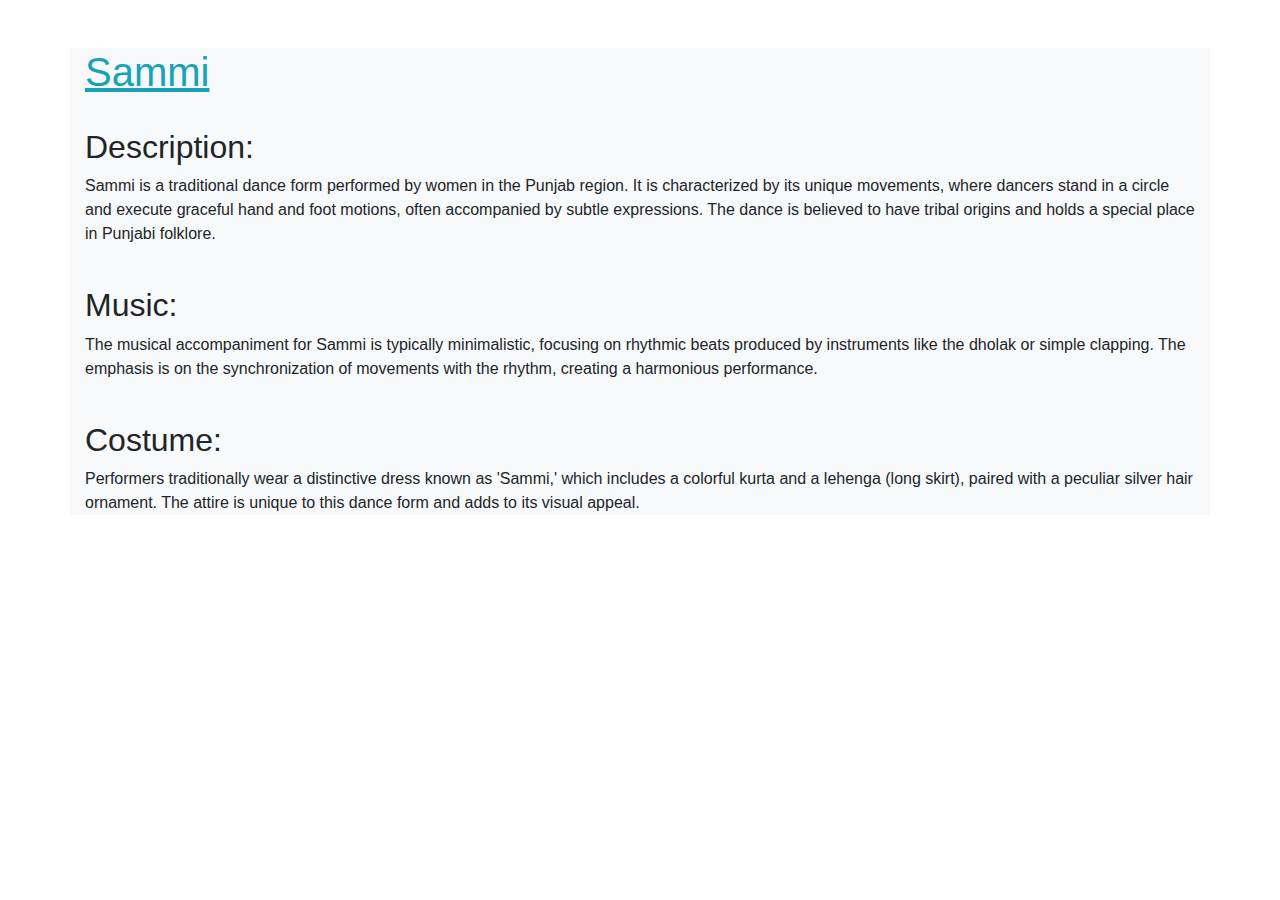
<file: Rhythm_of_Punjab/Sammi.html>
<!DOCTYPE html>
<html lang="en">
<head>
    <meta charset="UTF-8">
    <meta name="viewport" content="width=device-width, initial-scale=1.0">
    <title>Sammi Dance</title>
    <link href="https://stackpath.bootstrapcdn.com/bootstrap/4.5.2/css/bootstrap.min.css" rel="stylesheet">
</head>
<body>

    <div class="container mt-5 bg-light">
        <h1 class="text-info"><u>Sammi</u></h1><br>
        <h2>Description:</h2>
        <p>Sammi is a traditional dance form performed by women in the Punjab region. It is characterized by its unique movements, where dancers stand in a circle and execute graceful hand and foot motions, often accompanied by subtle expressions. The dance is believed to have tribal origins and holds a special place in Punjabi folklore.</p><br>

        <h2>Music:</h2>
        <p>The musical accompaniment for Sammi is typically minimalistic, focusing on rhythmic beats produced by instruments like the dholak or simple clapping. The emphasis is on the synchronization of movements with the rhythm, creating a harmonious performance.</p><br>

        <h2>Costume:</h2>
        <p>Performers traditionally wear a distinctive dress known as 'Sammi,' which includes a colorful kurta and a lehenga (long skirt), paired with a peculiar silver hair ornament. The attire is unique to this dance form and adds to its visual appeal.</p>
    </div>

</body>
</html>
</file>
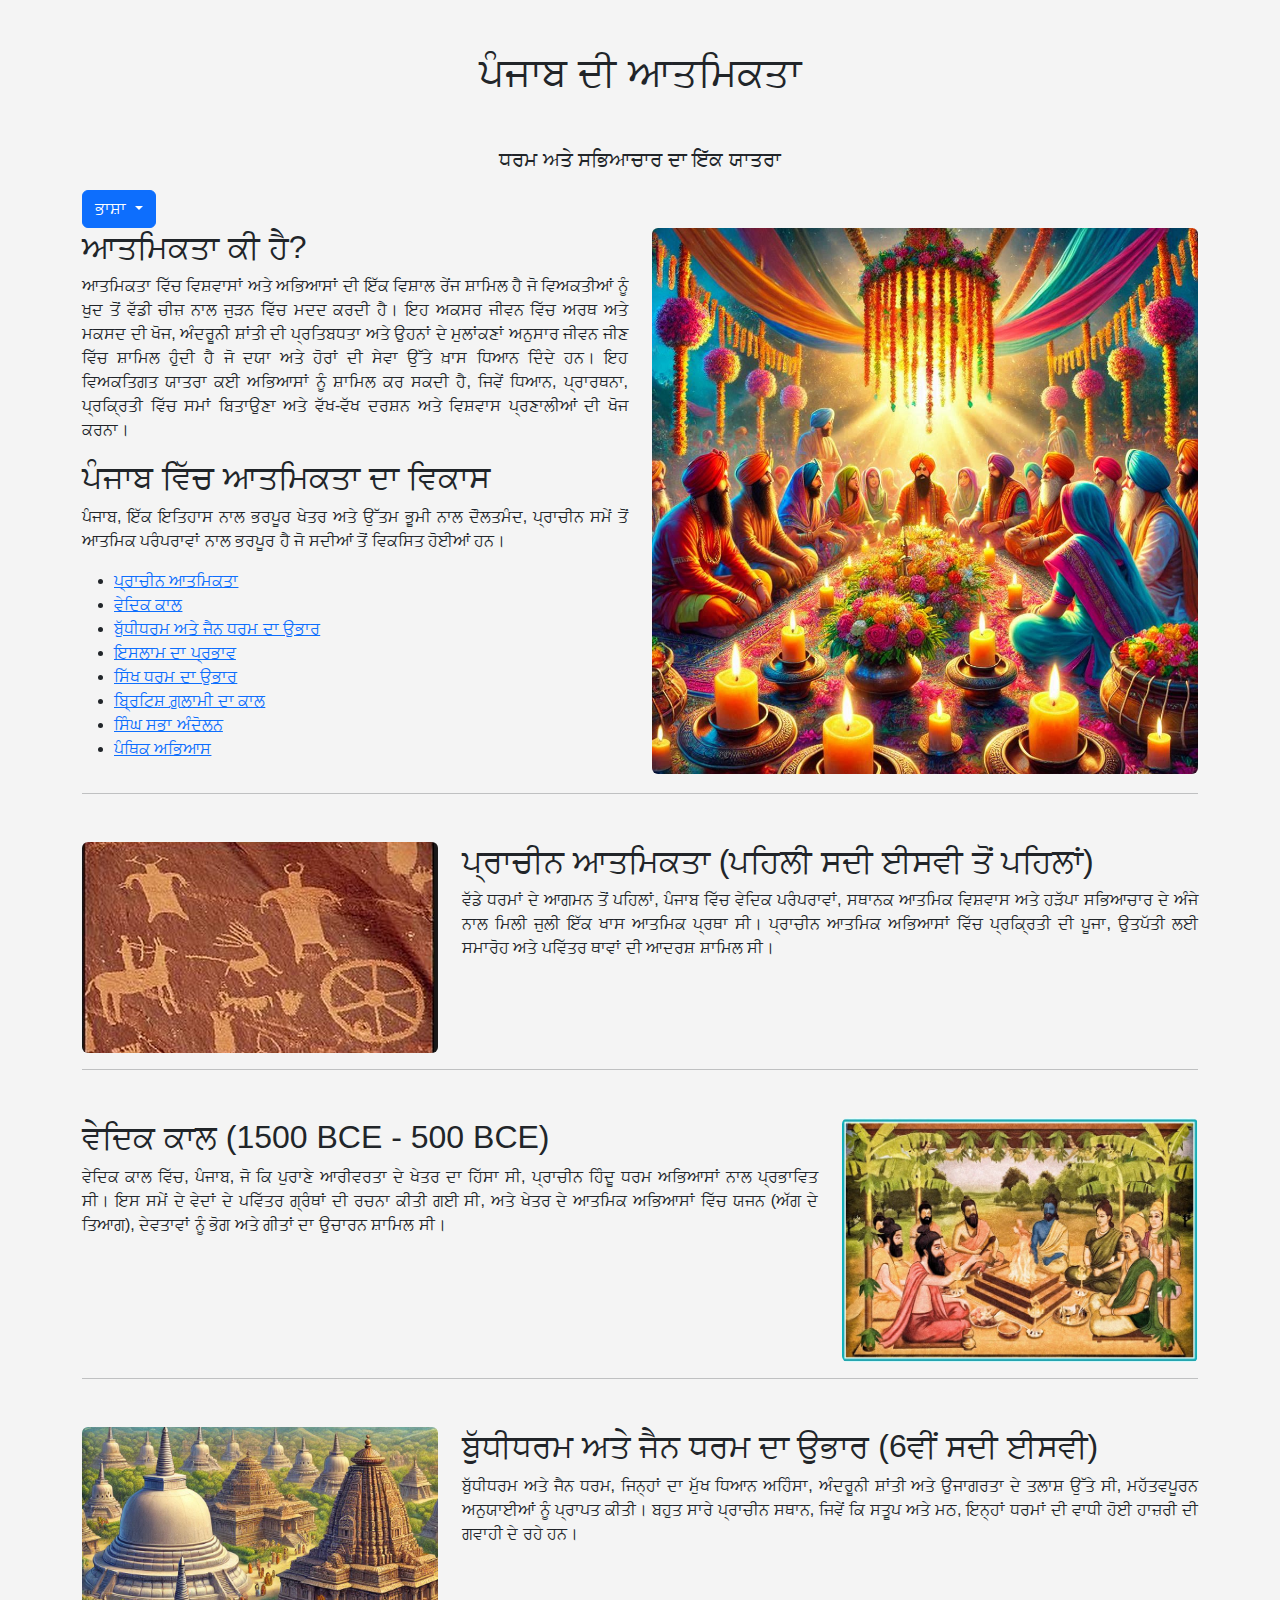
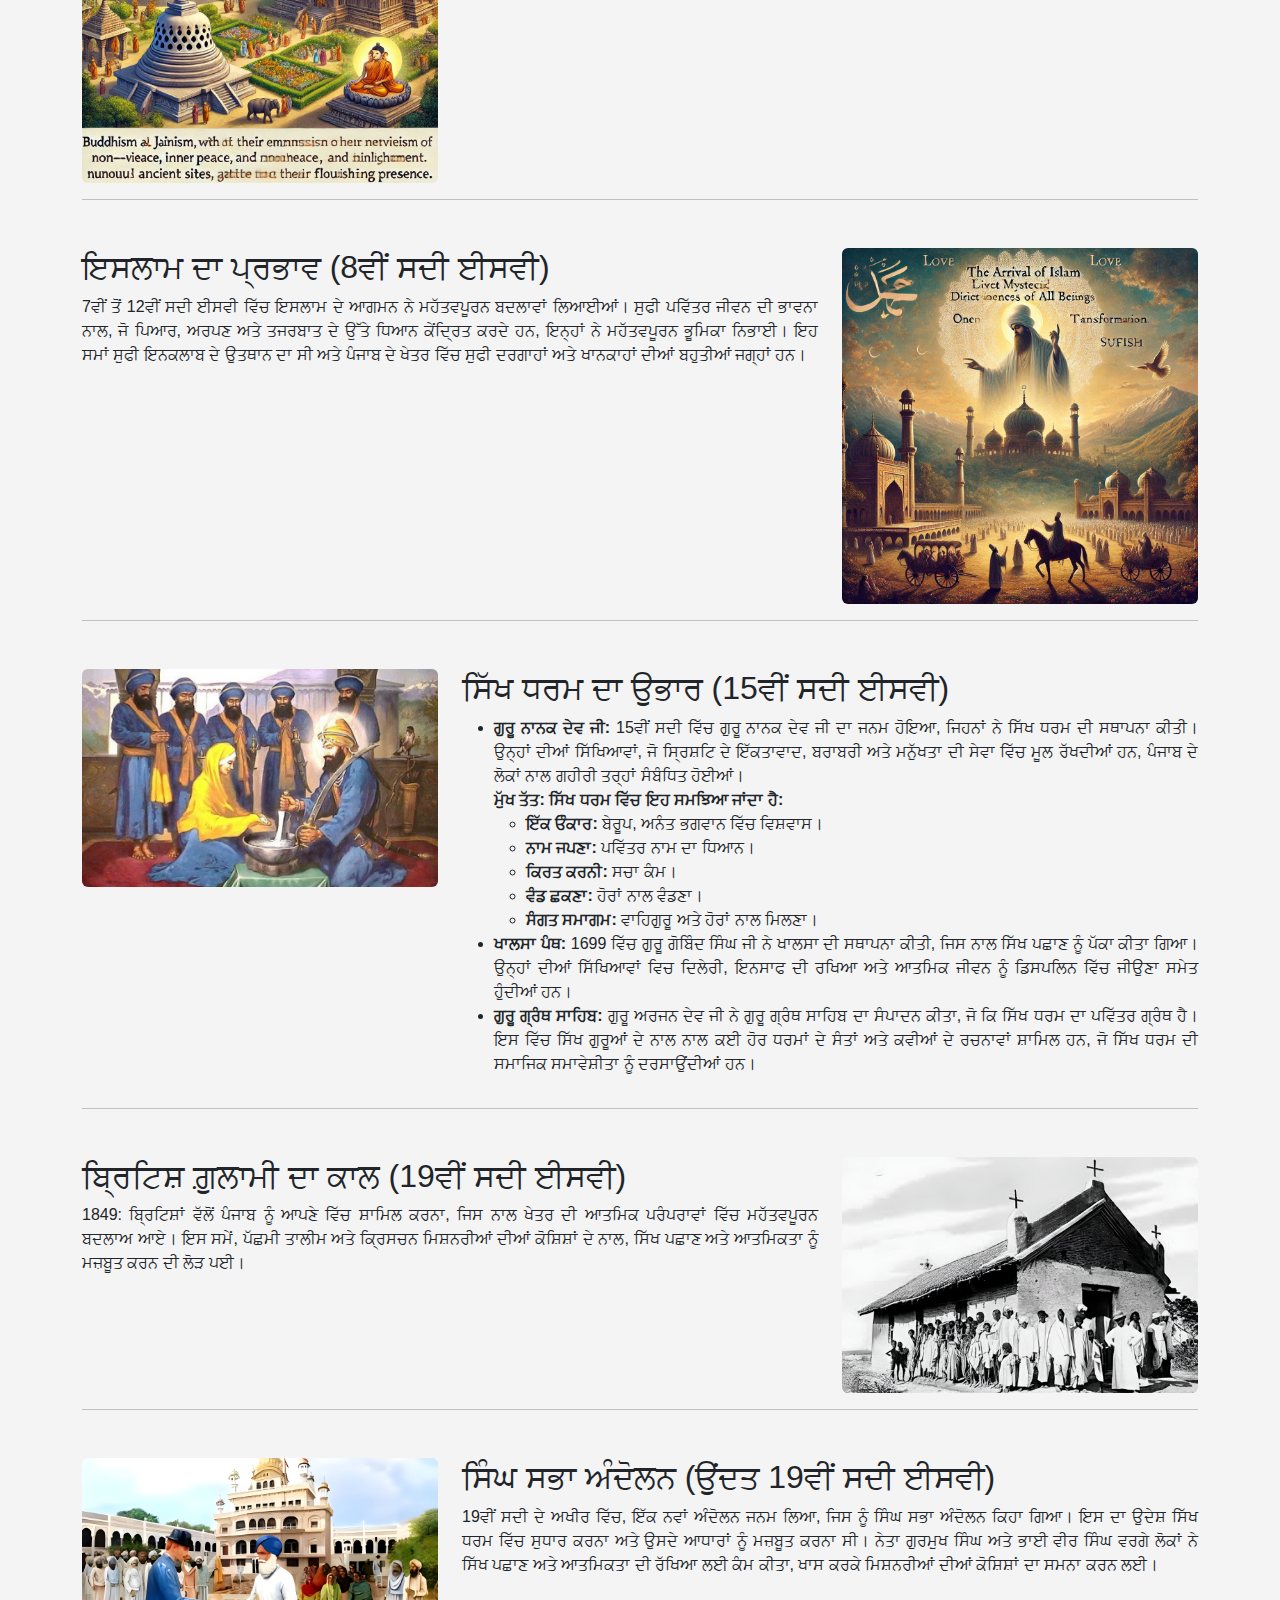
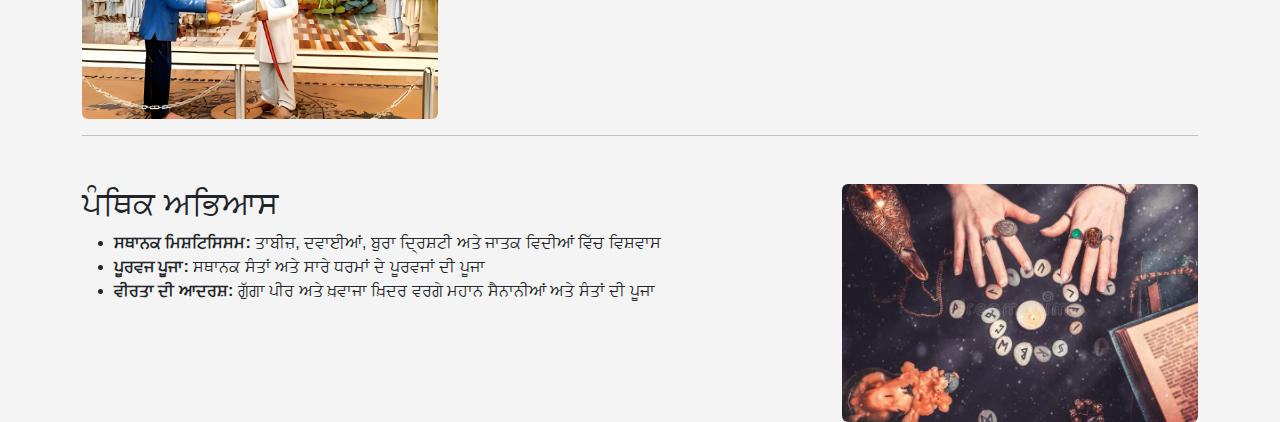
<file: Spirituality of Punjab/index_punjabi.html>
<!DOCTYPE html>
<html>
<head>
    <meta charset="UTF-8">
    <meta name="viewport" content="width=device-width, initial-scale=1.0">
    <title>ਪੰਜਾਬ ਦੀ ਆਤਮਿਕਤਾ</title>
    <link href="https://cdn.jsdelivr.net/npm/bootstrap@5.3.3/dist/css/bootstrap.min.css" rel="stylesheet" integrity="sha384-QWTKZyjpPEjISv5WaRU9OFeRpok6YctnYmDr5pNlyT2bRjXh0JMhjY6hW+ALEwIH" crossorigin="anonymous">
<script src="https://cdn.jsdelivr.net/npm/bootstrap@5.3.3/dist/js/bootstrap.bundle.min.js" integrity="sha384-YvpcrYf0tY3lHB60NNkmXc5s9fDVZLESaAA55NDzOxhy9GkcIdslK1eN7N6jIeHz" crossorigin="anonymous"></script>

    <style>
        body {
            font-family: 'Open Sans', sans-serif;
            background-color: #f4f4f4;
        }
        p{
            text-align: justify;
        }
        ul{
            text-align: justify;
        }
    </style>
</head>
<body>

    <header>
        <div class="container">
            <h1 class="text-center my-5">ਪੰਜਾਬ ਦੀ ਆਤਮਿਕਤਾ</h1>
            <p class="lead text-center">ਧਰਮ ਅਤੇ ਸਭਿਆਚਾਰ ਦਾ ਇੱਕ ਯਾਤਰਾ</p>
            <div class="dropdown al" >
                <button type="button" class="btn btn-primary dropdown-toggle" data-bs-toggle="dropdown">
                  ਭਾਸ਼ਾ
                </button>
                <ul class="dropdown-menu">
                  <li><a class="dropdown-item" href="index.html">English</a></li>
                  <li><a class="dropdown-item active" href="index_punjabi.html">ਪੰਜਾਬੀ</a></li>
                </ul>
              </div>
        </div>
    </header>

    <main class="container">
        <div class="row">
            <div class="col-md-6 text-justify">
                <h2>ਆਤਮਿਕਤਾ ਕੀ ਹੈ?</h2>
                <p>ਆਤਮਿਕਤਾ ਵਿੱਚ ਵਿਸ਼ਵਾਸਾਂ ਅਤੇ ਅਭਿਆਸਾਂ ਦੀ ਇੱਕ ਵਿਸ਼ਾਲ ਰੇਂਜ ਸ਼ਾਮਿਲ ਹੈ ਜੋ ਵਿਅਕਤੀਆਂ ਨੂੰ ਖੁਦ ਤੋਂ ਵੱਡੀ ਚੀਜ਼ ਨਾਲ ਜੁੜਨ ਵਿੱਚ ਮਦਦ ਕਰਦੀ ਹੈ। ਇਹ ਅਕਸਰ ਜੀਵਨ ਵਿੱਚ ਅਰਥ ਅਤੇ ਮਕਸਦ ਦੀ ਖੋਜ, ਅੰਦਰੂਨੀ ਸ਼ਾਂਤੀ ਦੀ ਪ੍ਰਤਿਬਧਤਾ ਅਤੇ ਉਹਨਾਂ ਦੇ ਮੁਲਾਂਕਣਾਂ ਅਨੁਸਾਰ ਜੀਵਨ ਜੀਣ ਵਿੱਚ ਸ਼ਾਮਿਲ ਹੁੰਦੀ ਹੈ ਜੋ ਦਯਾ ਅਤੇ ਹੋਰਾਂ ਦੀ ਸੇਵਾ ਉੱਤੇ ਖ਼ਾਸ ਧਿਆਨ ਦਿੰਦੇ ਹਨ। ਇਹ ਵਿਅਕਤਿਗਤ ਯਾਤਰਾ ਕਈ ਅਭਿਆਸਾਂ ਨੂੰ ਸ਼ਾਮਿਲ ਕਰ ਸਕਦੀ ਹੈ, ਜਿਵੇਂ ਧਿਆਨ, ਪ੍ਰਾਰਥਨਾ, ਪ੍ਰਕ੍ਰਿਤੀ ਵਿੱਚ ਸਮਾਂ ਬਿਤਾਉਣਾ ਅਤੇ ਵੱਖ-ਵੱਖ ਦਰਸ਼ਨ ਅਤੇ ਵਿਸ਼ਵਾਸ ਪ੍ਰਣਾਲੀਆਂ ਦੀ ਖੋਜ ਕਰਨਾ।</p>
                <h2>ਪੰਜਾਬ ਵਿੱਚ ਆਤਮਿਕਤਾ ਦਾ ਵਿਕਾਸ</h2>
                <p>ਪੰਜਾਬ, ਇੱਕ ਇਤਿਹਾਸ ਨਾਲ ਭਰਪੂਰ ਖੇਤਰ ਅਤੇ ਉੱਤਮ ਭੂਮੀ ਨਾਲ ਦੌਲਤਮੰਦ, ਪ੍ਰਾਚੀਨ ਸਮੇਂ ਤੋਂ ਆਤਮਿਕ ਪਰੰਪਰਾਵਾਂ ਨਾਲ ਭਰਪੂਰ ਹੈ ਜੋ ਸਦੀਆਂ ਤੋਂ ਵਿਕਸਿਤ ਹੋਈਆਂ ਹਨ।</p>
                <ul>
                    <li><a href="#ancient_spirituality">ਪ੍ਰਾਚੀਨ ਆਤਮਿਕਤਾ</a></li>
                    <li><a href="#vedic_period">ਵੇਦਿਕ ਕਾਲ</a></li>
                    <li><a href="#Buddhism">ਬੁੱਧੀਧਰਮ ਅਤੇ ਜੈਨ ਧਰਮ ਦਾ ਉਭਾਰ</a></li>
                    <li><a href="#Islam">ਇਸਲਾਮ ਦਾ ਪ੍ਰਭਾਵ</a></li>
                    <li><a href="#Sikhism">ਸਿੱਖ ਧਰਮ ਦਾ ਉਭਾਰ</a></li>
                    <li><a href="#British">ਬ੍ਰਿਟਿਸ਼ ਗ਼ੁਲਾਮੀ ਦਾ ਕਾਲ</a></li>
                    <li><a href="#Singh_Sabha">ਸਿੰਘ ਸਭਾ ਅੰਦੋਲਨ</a></li>
                    <li><a href="#Folk_practices">ਪੰਥਿਕ ਅਭਿਆਸ</a></li>
                </ul>
            </div>
            <div class="col-md-6">
                <img src="images/image.png" alt="Spirituality of Punjab" class="img-fluid rounded"> 
            </div>
        </div>
        <hr>
        <div id="ancient_spirituality" class="row mt-5">
            <div class="col-md-4">
                <img src="images/ancient spirituality.jpg" class="img-fluid rounded">
            </div>
            <div class="col-md-8 text-justify">
                <h2>ਪ੍ਰਾਚੀਨ ਆਤਮਿਕਤਾ (ਪਹਿਲੀ ਸਦੀ ਈਸਵੀ ਤੋਂ ਪਹਿਲਾਂ)</h2>
                <p>ਵੱਡੇ ਧਰਮਾਂ ਦੇ ਆਗਮਨ ਤੋਂ ਪਹਿਲਾਂ, ਪੰਜਾਬ ਵਿੱਚ ਵੇਦਿਕ ਪਰੰਪਰਾਵਾਂ, ਸਥਾਨਕ ਆਤਮਿਕ ਵਿਸ਼ਵਾਸ ਅਤੇ ਹੜੱਪਾ ਸਭਿਆਚਾਰ ਦੇ ਅੰਜੇ ਨਾਲ ਮਿਲੀ ਜੁਲੀ ਇੱਕ ਖਾਸ ਆਤਮਿਕ ਪ੍ਰਥਾ ਸੀ। ਪ੍ਰਾਚੀਨ ਆਤਮਿਕ ਅਭਿਆਸਾਂ ਵਿੱਚ ਪ੍ਰਕ੍ਰਿਤੀ ਦੀ ਪੂਜਾ, ਉਤਪੱਤੀ ਲਈ ਸਮਾਰੋਹ ਅਤੇ ਪਵਿੱਤਰ ਥਾਵਾਂ ਦੀ ਆਦਰਸ਼ ਸ਼ਾਮਿਲ ਸੀ।</p>
            </div>
        </div>
        <hr>
        <div id="vedic_period" class="row mt-5">
            <div class="col-md-8 text-justify">
                <h2>ਵੇਦਿਕ ਕਾਲ (1500 BCE - 500 BCE)</h2>
                <p>ਵੇਦਿਕ ਕਾਲ ਵਿੱਚ, ਪੰਜਾਬ, ਜੋ ਕਿ ਪੁਰਾਣੇ ਆਰੀਵਰਤਾ ਦੇ ਖੇਤਰ ਦਾ ਹਿੱਸਾ ਸੀ, ਪ੍ਰਾਚੀਨ ਹਿੰਦੂ ਧਰਮ ਅਭਿਆਸਾਂ ਨਾਲ ਪ੍ਰਭਾਵਿਤ ਸੀ। ਇਸ ਸਮੇਂ ਦੇ ਵੇਦਾਂ ਦੇ ਪਵਿੱਤਰ ਗ੍ਰੰਥਾਂ ਦੀ ਰਚਨਾ ਕੀਤੀ ਗਈ ਸੀ, ਅਤੇ ਖੇਤਰ ਦੇ ਆਤਮਿਕ ਅਭਿਆਸਾਂ ਵਿੱਚ ਯਜਨ (ਅੱਗ ਦੇ ਤਿਆਗ), ਦੇਵਤਾਵਾਂ ਨੂੰ ਭੋਗ ਅਤੇ ਗੀਤਾਂ ਦਾ ਉਚਾਰਨ ਸ਼ਾਮਿਲ ਸੀ।</p>
            </div>
            <div class="col-md-4">
                <img src="images/vedic.jpg" class="img-fluid rounded">
            </div>
        </div>
        <hr>
        <div id="Buddhism" class="row mt-5">
            <div class="col-md-4">
                <img src="images/Buddhism and Jainism.png" class="img-fluid rounded">
            </div>
            <div class="col-md-8 text-justify">
                <h2>ਬੁੱਧੀਧਰਮ ਅਤੇ ਜੈਨ ਧਰਮ ਦਾ ਉਭਾਰ (6ਵੀਂ ਸਦੀ ਈਸਵੀ)</h2>
                <p>ਬੁੱਧੀਧਰਮ ਅਤੇ ਜੈਨ ਧਰਮ, ਜਿਨ੍ਹਾਂ ਦਾ ਮੁੱਖ ਧਿਆਨ ਅਹਿੰਸਾ, ਅੰਦਰੂਨੀ ਸ਼ਾਂਤੀ ਅਤੇ ਉਜਾਗਰਤਾ ਦੇ ਤਲਾਸ਼ ਉੱਤੇ ਸੀ, ਮਹੱਤਵਪੂਰਨ ਅਨੁਯਾਈਆਂ ਨੂੰ ਪ੍ਰਾਪਤ ਕੀਤੀ। ਬਹੁਤ ਸਾਰੇ ਪ੍ਰਾਚੀਨ ਸਥਾਨ, ਜਿਵੇਂ ਕਿ ਸਤੂਪ ਅਤੇ ਮਠ, ਇਨ੍ਹਾਂ ਧਰਮਾਂ ਦੀ ਵਾਧੀ ਹੋਈ ਹਾਜ਼ਰੀ ਦੀ ਗਵਾਹੀ ਦੇ ਰਹੇ ਹਨ।</p>
            </div>
        </div>
        <hr>
        <div id="Islam" class="row mt-5">
            <div class="col-md-8 text-justify">
                <h2>ਇਸਲਾਮ ਦਾ ਪ੍ਰਭਾਵ (8ਵੀਂ ਸਦੀ ਈਸਵੀ)</h2>
                <p>7ਵੀਂ ਤੋਂ 12ਵੀਂ ਸਦੀ ਈਸਵੀ ਵਿੱਚ ਇਸਲਾਮ ਦੇ ਆਗਮਨ ਨੇ ਮਹੱਤਵਪੂਰਨ ਬਦਲਾਵਾਂ ਲਿਆਈਆਂ। ਸੁਫੀ ਪਵਿੱਤਰ ਜੀਵਨ ਦੀ ਭਾਵਨਾ ਨਾਲ, ਜੋ ਪਿਆਰ, ਅਰਪਣ ਅਤੇ ਤਜਰਬਾਤ ਦੇ ਉੱਤੇ ਧਿਆਨ ਕੇਂਦ੍ਰਿਤ ਕਰਦੇ ਹਨ, ਇਨ੍ਹਾਂ ਨੇ ਮਹੱਤਵਪੂਰਨ ਭੂਮਿਕਾ ਨਿਭਾਈ। ਇਹ ਸਮਾਂ ਸੁਫੀ ਇਨਕਲਾਬ ਦੇ ਉਤਥਾਨ ਦਾ ਸੀ ਅਤੇ ਪੰਜਾਬ ਦੇ ਖੇਤਰ ਵਿੱਚ ਸੁਫੀ ਦਰਗਾਹਾਂ ਅਤੇ ਖਾਨਕਾਹਾਂ ਦੀਆਂ ਬਹੁਤੀਆਂ ਜਗ੍ਹਾਂ ਹਨ।</p>
            </div>
            <div class="col-md-4">
                <img src="images/Sufi.png" class="img-fluid rounded">
            </div>
        </div>
        <hr>
        <div id="Sikhism" class="row mt-5">
            <div class="col-md-4">
                <img src="images/Sikhism.jpg" class="img-fluid rounded">
            </div>
            <div class="col-md-8 text-justify">
                <h2>ਸਿੱਖ ਧਰਮ ਦਾ ਉਭਾਰ (15ਵੀਂ ਸਦੀ ਈਸਵੀ)</h2>
                <ul>
                    <li><strong>ਗੁਰੂ ਨਾਨਕ ਦੇਵ ਜੀ:</strong> 15ਵੀਂ ਸਦੀ ਵਿੱਚ ਗੁਰੂ ਨਾਨਕ ਦੇਵ ਜੀ ਦਾ ਜਨਮ ਹੋਇਆ, ਜਿਹਨਾਂ ਨੇ ਸਿੱਖ ਧਰਮ ਦੀ ਸਥਾਪਨਾ ਕੀਤੀ। ਉਨ੍ਹਾਂ ਦੀਆਂ ਸਿੱਖਿਆਵਾਂ, ਜੋ ਸ੍ਰਿਸ਼ਟਿ ਦੇ ਇੱਕਤਾਵਾਦ, ਬਰਾਬਰੀ ਅਤੇ ਮਨੁੱਖਤਾ ਦੀ ਸੇਵਾ ਵਿੱਚ ਮੂਲ ਰੱਖਦੀਆਂ ਹਨ, ਪੰਜਾਬ ਦੇ ਲੋਕਾਂ ਨਾਲ ਗਹੀਰੀ ਤਰ੍ਹਾਂ ਸੰਬੰਧਿਤ ਹੋਈਆਂ। 
                        <br>
                        <strong>ਮੁੱਖ ਤੱਤ: ਸਿੱਖ ਧਰਮ ਵਿੱਚ ਇਹ ਸਮਝਿਆ ਜਾਂਦਾ ਹੈ:</strong>
                        <ul>
                            <li><strong>ਇੱਕ ਓੰਕਾਰ:</strong> ਬੇਰੂਪ, ਅਨੰਤ ਭਗਵਾਨ ਵਿੱਚ ਵਿਸ਼ਵਾਸ।</li>
                            <li><strong>ਨਾਮ ਜਪਣਾ:</strong> ਪਵਿੱਤਰ ਨਾਮ ਦਾ ਧਿਆਨ।</li>
                            <li><strong>ਕਿਰਤ ਕਰਨੀ:</strong> ਸਚਾ ਕੰਮ।</li>
                            <li><strong>ਵੰਡ ਛਕਣਾ:</strong> ਹੋਰਾਂ ਨਾਲ ਵੰਡਣਾ।</li>
                            <li><strong>ਸੰਗਤ ਸਮਾਗਮ:</strong> ਵਾਹਿਗੁਰੂ ਅਤੇ ਹੋਰਾਂ ਨਾਲ ਮਿਲਣਾ।</li>
                        </ul>
                    </li>
                    <li><strong>ਖਾਲਸਾ ਪੰਥ:</strong> 1699 ਵਿੱਚ ਗੁਰੂ ਗੋਬਿੰਦ ਸਿੰਘ ਜੀ ਨੇ ਖਾਲਸਾ ਦੀ ਸਥਾਪਨਾ ਕੀਤੀ, ਜਿਸ ਨਾਲ ਸਿੱਖ ਪਛਾਣ ਨੂੰ ਪੱਕਾ ਕੀਤਾ ਗਿਆ। ਉਨ੍ਹਾਂ ਦੀਆਂ ਸਿੱਖਿਆਵਾਂ ਵਿਚ ਦਿਲੇਰੀ, ਇਨਸਾਫ ਦੀ ਰਖਿਆ ਅਤੇ ਆਤਮਿਕ ਜੀਵਨ ਨੂੰ ਡਿਸਪਲਿਨ ਵਿੱਚ ਜੀਉਣਾ ਸਮੇਤ ਹੁੰਦੀਆਂ ਹਨ।</li>
                    <li><strong>ਗੁਰੂ ਗ੍ਰੰਥ ਸਾਹਿਬ:</strong> ਗੁਰੂ ਅਰਜਨ ਦੇਵ ਜੀ ਨੇ ਗੁਰੂ ਗ੍ਰੰਥ ਸਾਹਿਬ ਦਾ ਸੰਪਾਦਨ ਕੀਤਾ, ਜੋ ਕਿ ਸਿੱਖ ਧਰਮ ਦਾ ਪਵਿੱਤਰ ਗ੍ਰੰਥ ਹੈ। ਇਸ ਵਿੱਚ ਸਿੱਖ ਗੁਰੂਆਂ ਦੇ ਨਾਲ ਨਾਲ ਕਈ ਹੋਰ ਧਰਮਾਂ ਦੇ ਸੰਤਾਂ ਅਤੇ ਕਵੀਆਂ ਦੇ ਰਚਨਾਵਾਂ ਸ਼ਾਮਿਲ ਹਨ, ਜੋ ਸਿੱਖ ਧਰਮ ਦੀ ਸਮਾਜਿਕ ਸਮਾਵੇਸ਼ੀਤਾ ਨੂੰ ਦਰਸਾਉਂਦੀਆਂ ਹਨ।</li>
                </ul>
            </div>
        </div>
        <hr>
        <div id="British" class="row mt-5">
            <div class="col-md-8 text-justify">
                <h2>ਬ੍ਰਿਟਿਸ਼ ਗ਼ੁਲਾਮੀ ਦਾ ਕਾਲ (19ਵੀਂ ਸਦੀ ਈਸਵੀ)</h2>
                <p>1849: ਬ੍ਰਿਟਿਸ਼ਾਂ ਵੱਲੋਂ ਪੰਜਾਬ ਨੂੰ ਆਪਣੇ ਵਿੱਚ ਸ਼ਾਮਿਲ ਕਰਨਾ, ਜਿਸ ਨਾਲ ਖੇਤਰ ਦੀ ਆਤਮਿਕ ਪਰੰਪਰਾਵਾਂ ਵਿੱਚ ਮਹੱਤਵਪੂਰਨ ਬਦਲਾਅ ਆਏ। ਇਸ ਸਮੇਂ, ਪੱਛਮੀ ਤਾਲੀਮ ਅਤੇ ਕ੍ਰਿਸਚਨ ਮਿਸ਼ਨਰੀਆਂ ਦੀਆਂ ਕੋਸ਼ਿਸ਼ਾਂ ਦੇ ਨਾਲ, ਸਿੱਖ ਪਛਾਣ ਅਤੇ ਆਤਮਿਕਤਾ ਨੂੰ ਮਜ਼ਬੂਤ ਕਰਨ ਦੀ ਲੋੜ ਪਈ।</p>
            </div>
            <div class="col-md-4">
                <img src="images/british-transformed.jpeg" class="img-fluid rounded">
            </div>
        </div>
        <hr>
        <div id="Singh_Sabha" class="row mt-5">
            <div class="col-md-4">
                <img src="images/Gurudwara Reform Movement.jpeg" class="img-fluid rounded">
            </div>
            <div class="col-md-8 text-justify">
                <h2>ਸਿੰਘ ਸਭਾ ਅੰਦੋਲਨ (ਉਂਦਤ 19ਵੀਂ ਸਦੀ ਈਸਵੀ)</h2>
                <p>19ਵੀਂ ਸਦੀ ਦੇ ਅਖੀਰ ਵਿੱਚ, ਇੱਕ ਨਵਾਂ ਅੰਦੋਲਨ ਜਨਮ ਲਿਆ, ਜਿਸ ਨੂੰ ਸਿੰਘ ਸਭਾ ਅੰਦੋਲਨ ਕਿਹਾ ਗਿਆ। ਇਸ ਦਾ ਉਦੇਸ਼ ਸਿੱਖ ਧਰਮ ਵਿੱਚ ਸੁਧਾਰ ਕਰਨਾ ਅਤੇ ਉਸਦੇ ਆਧਾਰਾਂ ਨੂੰ ਮਜ਼ਬੂਤ ਕਰਨਾ ਸੀ। ਨੇਤਾ ਗੁਰਮੁਖ ਸਿੰਘ ਅਤੇ ਭਾਈ ਵੀਰ ਸਿੰਘ ਵਰਗੇ ਲੋਕਾਂ ਨੇ ਸਿੱਖ ਪਛਾਣ ਅਤੇ ਆਤਮਿਕਤਾ ਦੀ ਰੱਖਿਆ ਲਈ ਕੰਮ ਕੀਤਾ, ਖਾਸ ਕਰਕੇ ਮਿਸ਼ਨਰੀਆਂ ਦੀਆਂ ਕੋਸ਼ਿਸ਼ਾਂ ਦਾ ਸਮਨਾ ਕਰਨ ਲਈ।</p>
            </div>
        </div>
        <hr>
        <div id="Folk_practices" class="row mt-5">
            <div class="col-md-8 text-justify">
                <h2>ਪੰਥਿਕ ਅਭਿਆਸ</h2>
                <ul>
                    <li><strong>ਸਥਾਨਕ ਮਿਸ਼ਟਿਸਿਸਮ:</strong> ਤਾਬੀਜ਼, ਦਵਾਈਆਂ, ਬੁਰਾ ਦ੍ਰਿਸ਼ਟੀ ਅਤੇ ਜਾਤਕ ਵਿਦੀਆਂ ਵਿੱਚ ਵਿਸ਼ਵਾਸ</li>
                    <li><strong>ਪੂਰਵਜ ਪੂਜਾ:</strong> ਸਥਾਨਕ ਸੰਤਾਂ ਅਤੇ ਸਾਰੇ ਧਰਮਾਂ ਦੇ ਪੂਰਵਜਾਂ ਦੀ ਪੂਜਾ</li>
                    <li><strong>ਵੀਰਤਾ ਦੀ ਆਦਰਸ਼:</strong> ਗੁੱਗਾ ਪੀਰ ਅਤੇ ਖ਼ਵਾਜਾ ਖ਼ਿਦਰ ਵਰਗੇ ਮਹਾਨ ਸੈਨਾਨੀਆਂ ਅਤੇ ਸੰਤਾਂ ਦੀ ਪੂਜਾ</li>
                </ul>
                
            </div>
            <div class="col-md-4">
                <img src="images/local.webp" class="img-fluid rounded">
            </div>
        </div>
        

    </main>

    
</body>
</html>
</file>
